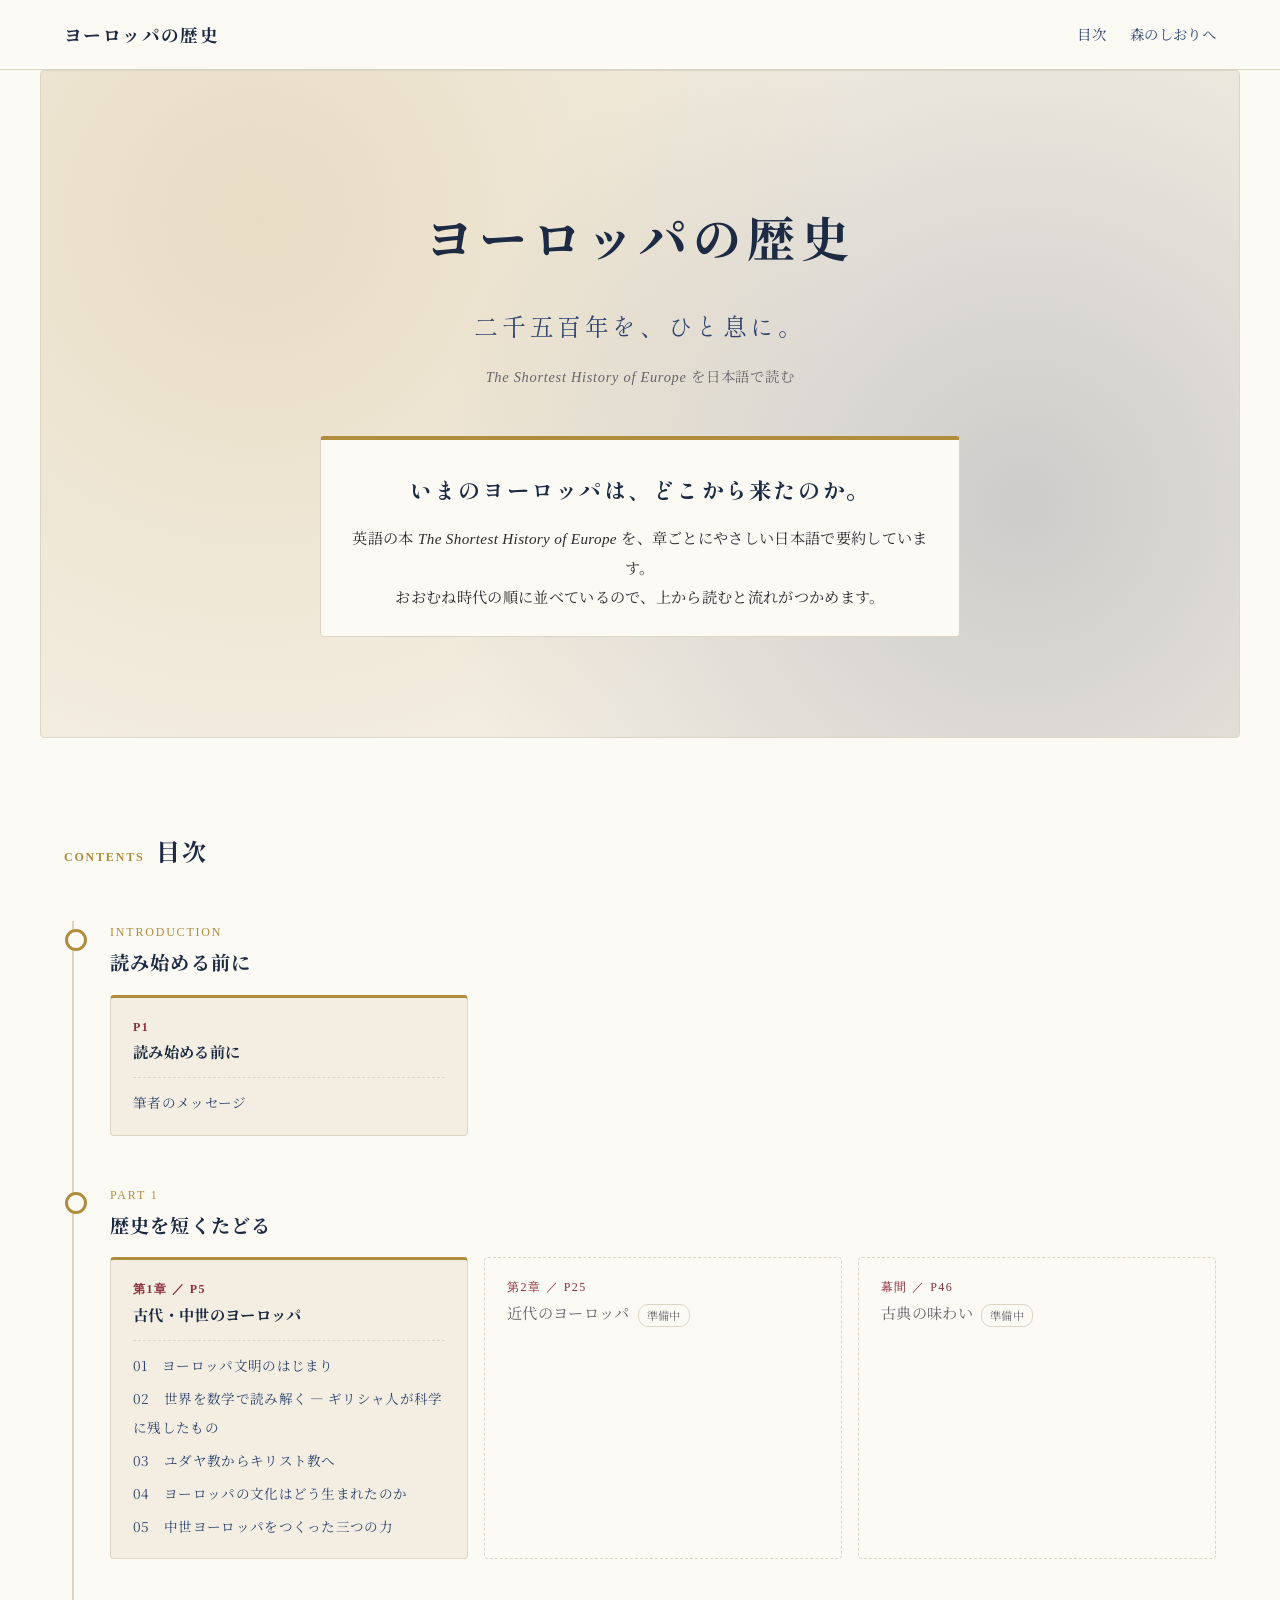
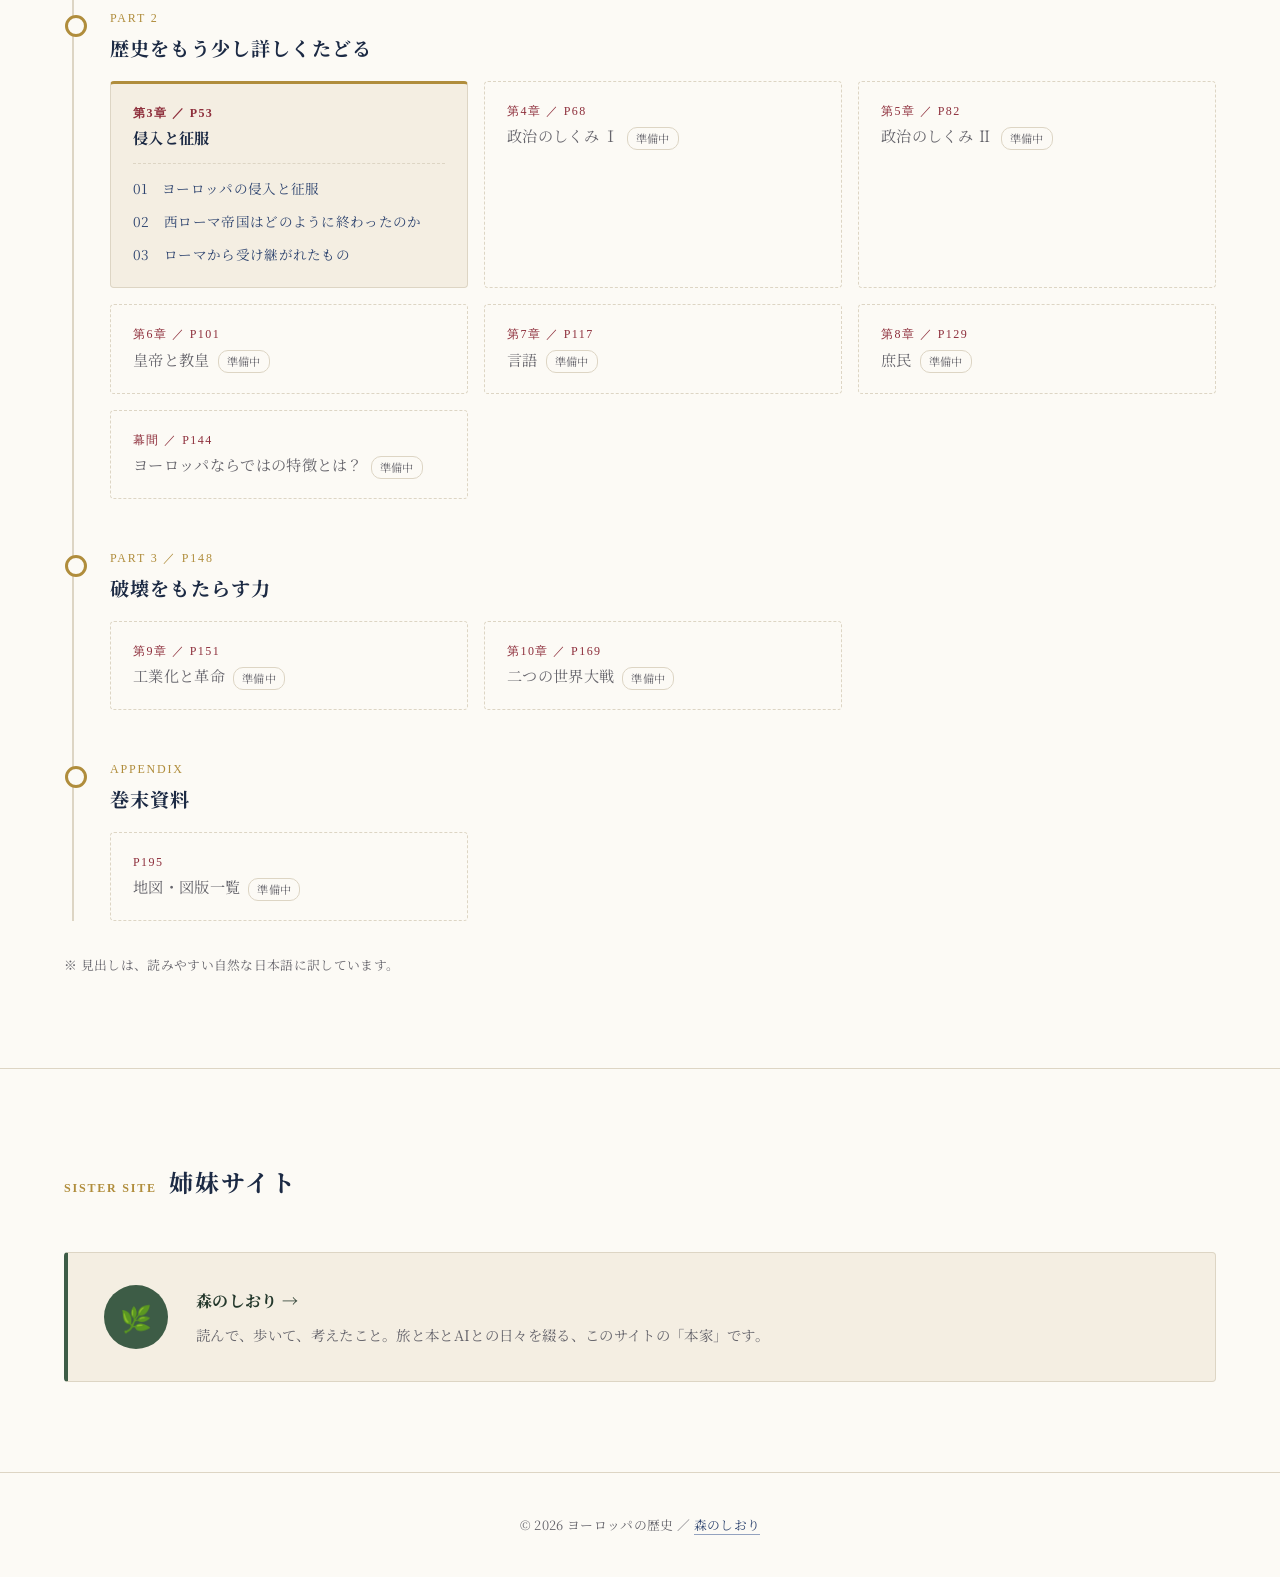
<file: index.html>
<!DOCTYPE html>
<html lang="ja">
<head>
<meta charset="UTF-8">
<meta name="viewport" content="width=device-width, initial-scale=1.0">
<title>ヨーロッパの歴史</title>
<link rel="stylesheet" href="style.css">
</head>
<body>

<header class="site-header">
  <div class="header-inner">
    <a class="logo" href="index.html">ヨーロッパの歴史</a>
    <nav>
      <a href="#chapters">目次</a>
      <a href="https://ugj50697-art.github.io/Mori-no-shiori/">森のしおりへ</a>
    </nav>
  </div>
</header>

<section class="hero">
  <div class="hero-inner">
    <h1>ヨーロッパの歴史</h1>
    <p class="hero-catch">二千五百年を、ひと息に。</p>
    <p class="hero-lead"><span class="book-title">The Shortest History of Europe</span> を日本語で読む</p>
    <div class="hero-message">
      <p class="hero-message-title">いまのヨーロッパは、どこから来たのか。</p>
      <p>英語の本 <span class="book-title">The Shortest History of Europe</span> を、章ごとにやさしい日本語で要約しています。<br>
      おおむね時代の順に並べているので、上から読むと流れがつかめます。</p>
    </div>
  </div>
</section>

<main>

  <section id="chapters">
    <div class="section-inner">
      <h2><span>Contents</span>目次</h2>

      <ol class="timeline">
        <li class="era">
          <p class="era-label">Introduction</p>
          <h3>読み始める前に</h3>
          <ul class="chapter-list">
            <li>
              <div class="ready">
                <a class="ready-title" href="intro.html"><span class="num">P1</span>読み始める前に</a>
                <ul class="chapter-sub">
                  <li><a href="intro.html#message">筆者のメッセージ</a></li>
                </ul>
              </div>
            </li>
          </ul>
        </li>
        <li class="era">
          <p class="era-label">Part 1</p>
          <h3>歴史を短くたどる</h3>
          <ul class="chapter-list">
            <li>
              <div class="ready">
                <a class="ready-title" href="chapter1.html"><span class="num">第1章 ／ P5</span>古代・中世のヨーロッパ</a>
                <ul class="chapter-sub">
                  <li><a href="chapter1.html#beginning">01　ヨーロッパ文明のはじまり</a></li>
                  <li><a href="chapter1.html#greek-science">02　世界を数学で読み解く ― ギリシャ人が科学に残したもの</a></li>
                  <li><a href="chapter1.html#judaism-christianity">03　ユダヤ教からキリスト教へ</a></li>
                  <li><a href="chapter1.html#culture-roots">04　ヨーロッパの文化はどう生まれたのか</a></li>
                  <li><a href="chapter1.html#three-powers">05　中世ヨーロッパをつくった三つの力</a></li>
                </ul>
              </div>
            </li>
            <li><span class="soon"><span class="num">第2章 ／ P25</span>近代のヨーロッパ<span class="tag">準備中</span></span></li>
            <li><span class="soon"><span class="num">幕間 ／ P46</span>古典の味わい<span class="tag">準備中</span></span></li>
          </ul>
        </li>
        <li class="era">
          <p class="era-label">Part 2</p>
          <h3>歴史をもう少し詳しくたどる</h3>
          <ul class="chapter-list">
            <li>
              <div class="ready">
                <a class="ready-title" href="chapter3.html"><span class="num">第3章 ／ P53</span>侵入と征服</a>
                <ul class="chapter-sub">
                  <li><a href="chapter3.html#intro">01　ヨーロッパの侵入と征服</a></li>
                  <li><a href="chapter3.html#fall-of-west">02　西ローマ帝国はどのように終わったのか</a></li>
                  <li><a href="chapter3.html#legacy">03　ローマから受け継がれたもの</a></li>
                </ul>
              </div>
            </li>
            <li><span class="soon"><span class="num">第4章 ／ P68</span>政治のしくみ Ⅰ<span class="tag">準備中</span></span></li>
            <li><span class="soon"><span class="num">第5章 ／ P82</span>政治のしくみ Ⅱ<span class="tag">準備中</span></span></li>
            <li><span class="soon"><span class="num">第6章 ／ P101</span>皇帝と教皇<span class="tag">準備中</span></span></li>
            <li><span class="soon"><span class="num">第7章 ／ P117</span>言語<span class="tag">準備中</span></span></li>
            <li><span class="soon"><span class="num">第8章 ／ P129</span>庶民<span class="tag">準備中</span></span></li>
            <li><span class="soon"><span class="num">幕間 ／ P144</span>ヨーロッパならではの特徴とは？<span class="tag">準備中</span></span></li>
          </ul>
        </li>
        <li class="era">
          <p class="era-label">Part 3 ／ P148</p>
          <h3>破壊をもたらす力</h3>
          <ul class="chapter-list">
            <li><span class="soon"><span class="num">第9章 ／ P151</span>工業化と革命<span class="tag">準備中</span></span></li>
            <li><span class="soon"><span class="num">第10章 ／ P169</span>二つの世界大戦<span class="tag">準備中</span></span></li>
          </ul>
        </li>
        <li class="era">
          <p class="era-label">Appendix</p>
          <h3>巻末資料</h3>
          <ul class="chapter-list">
            <li><span class="soon"><span class="num">P195</span>地図・図版一覧<span class="tag">準備中</span></span></li>
          </ul>
        </li>
      </ol>
      <p class="toc-note">※ 見出しは、読みやすい自然な日本語に訳しています。</p>
    </div>
  </section>

  <section class="sister">
    <div class="section-inner">
      <h2><span>Sister site</span>姉妹サイト</h2>
      <a class="sister-card" href="https://ugj50697-art.github.io/Mori-no-shiori/">
        <div class="sister-icon" aria-hidden="true">🌿</div>
        <div>
          <p class="sister-name">森のしおり →</p>
          <p class="sister-desc">読んで、歩いて、考えたこと。旅と本とAIとの日々を綴る、このサイトの「本家」です。</p>
        </div>
      </a>
    </div>
  </section>

</main>

<footer class="site-footer">
  <p>&copy; 2026 ヨーロッパの歴史 ／ <a href="https://ugj50697-art.github.io/Mori-no-shiori/">森のしおり</a></p>
</footer>

</body>
</html>
</file>
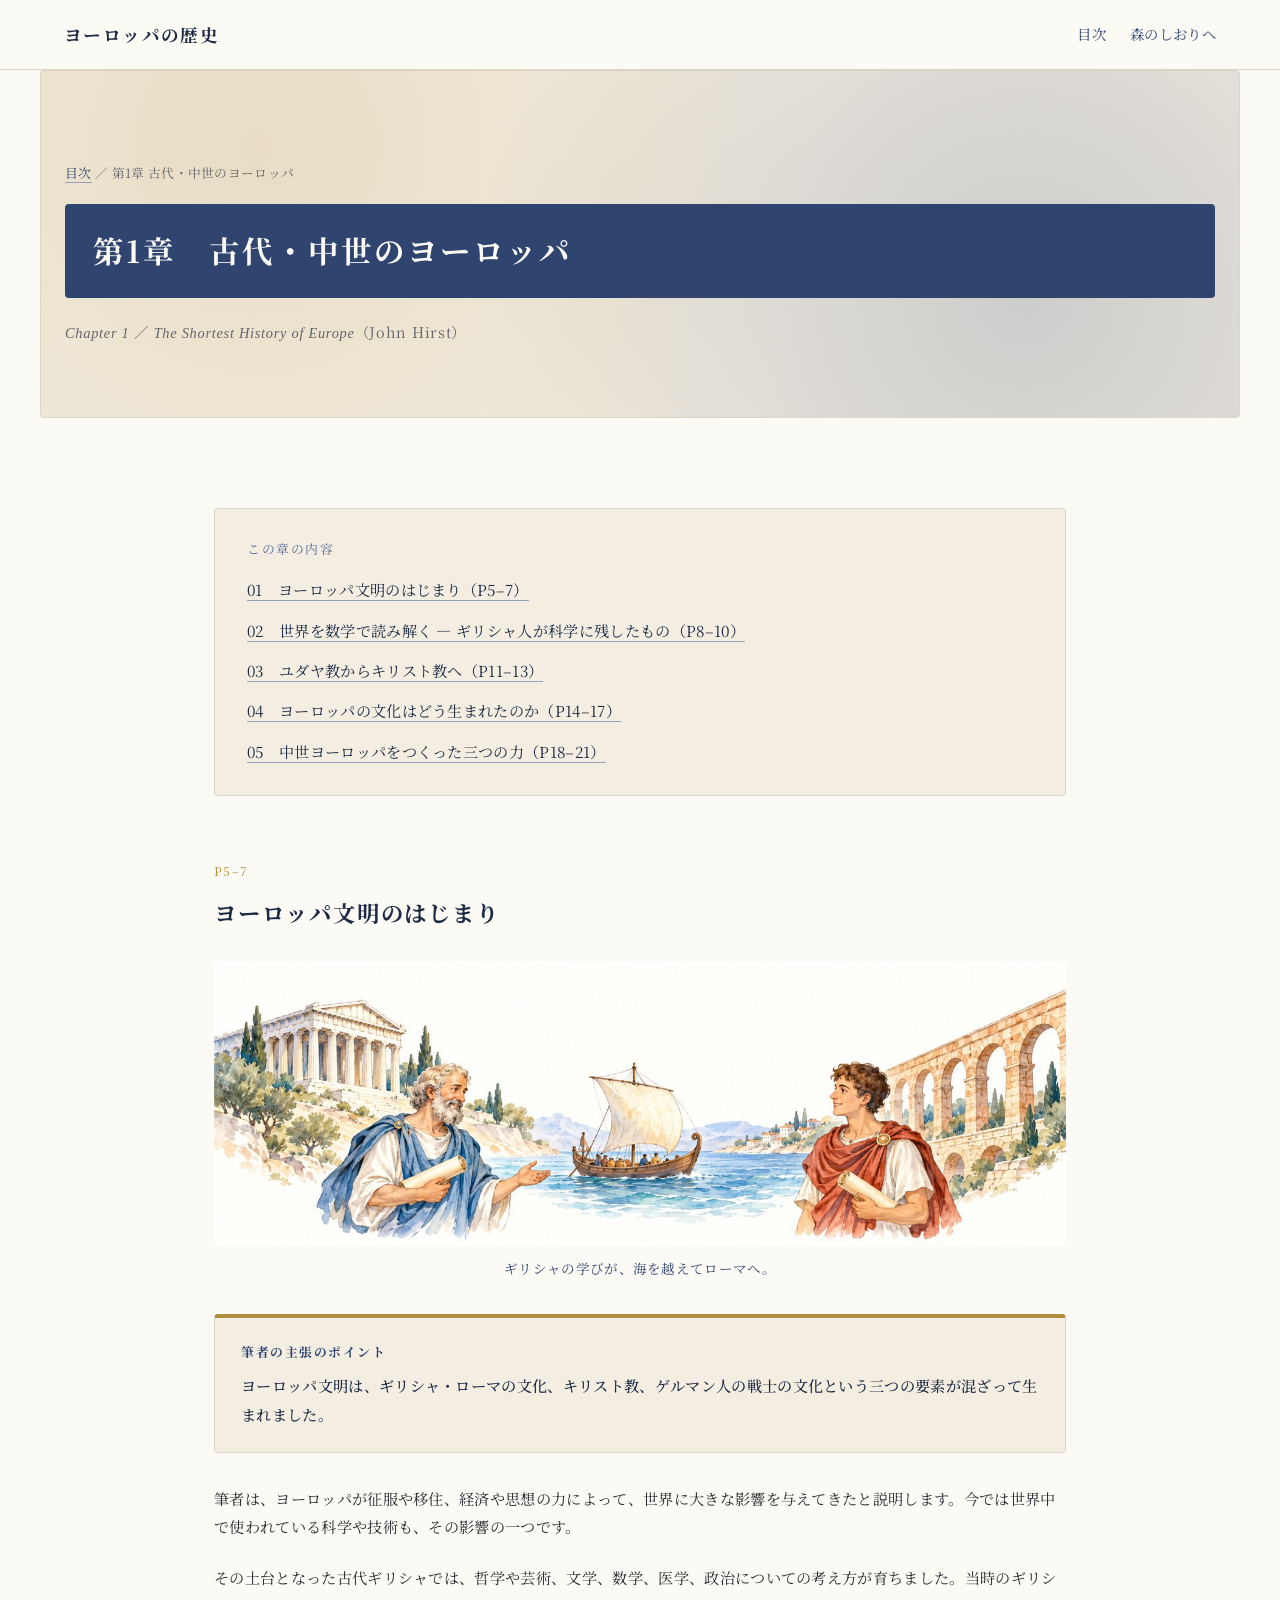
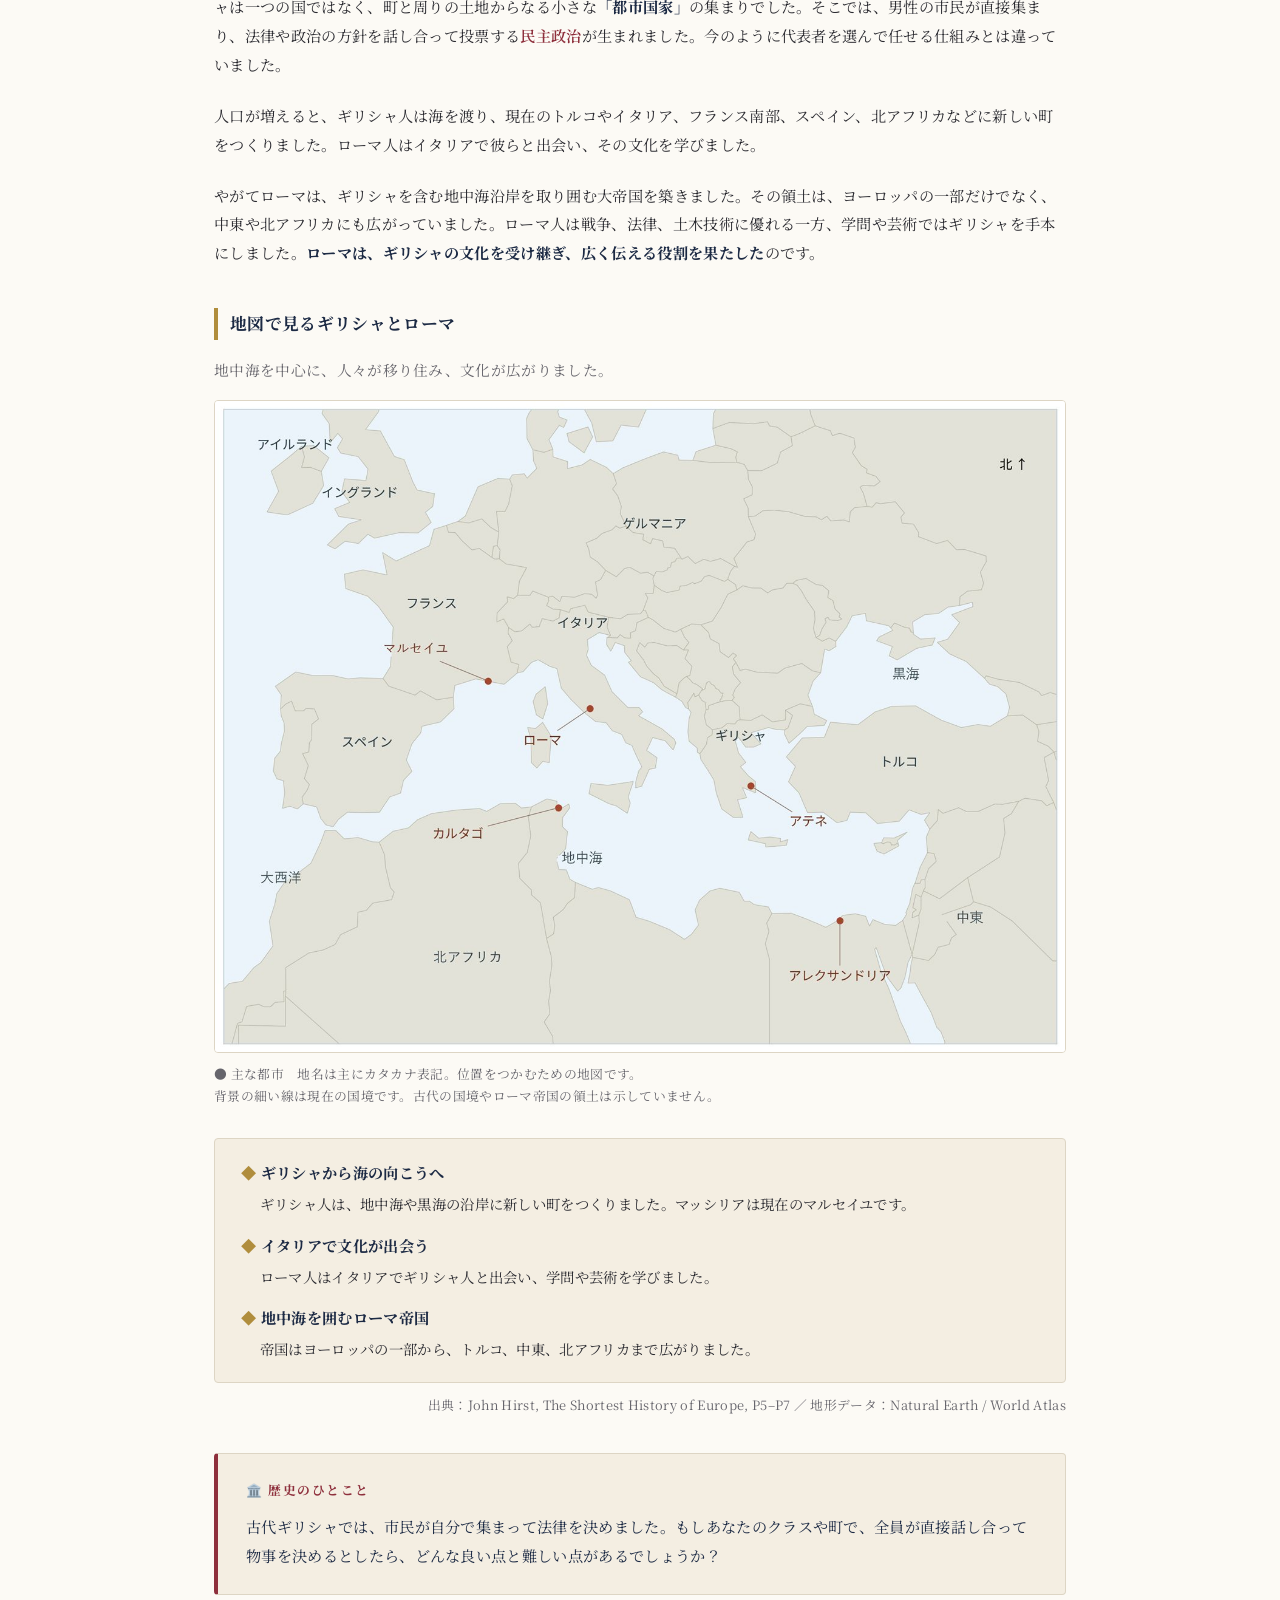
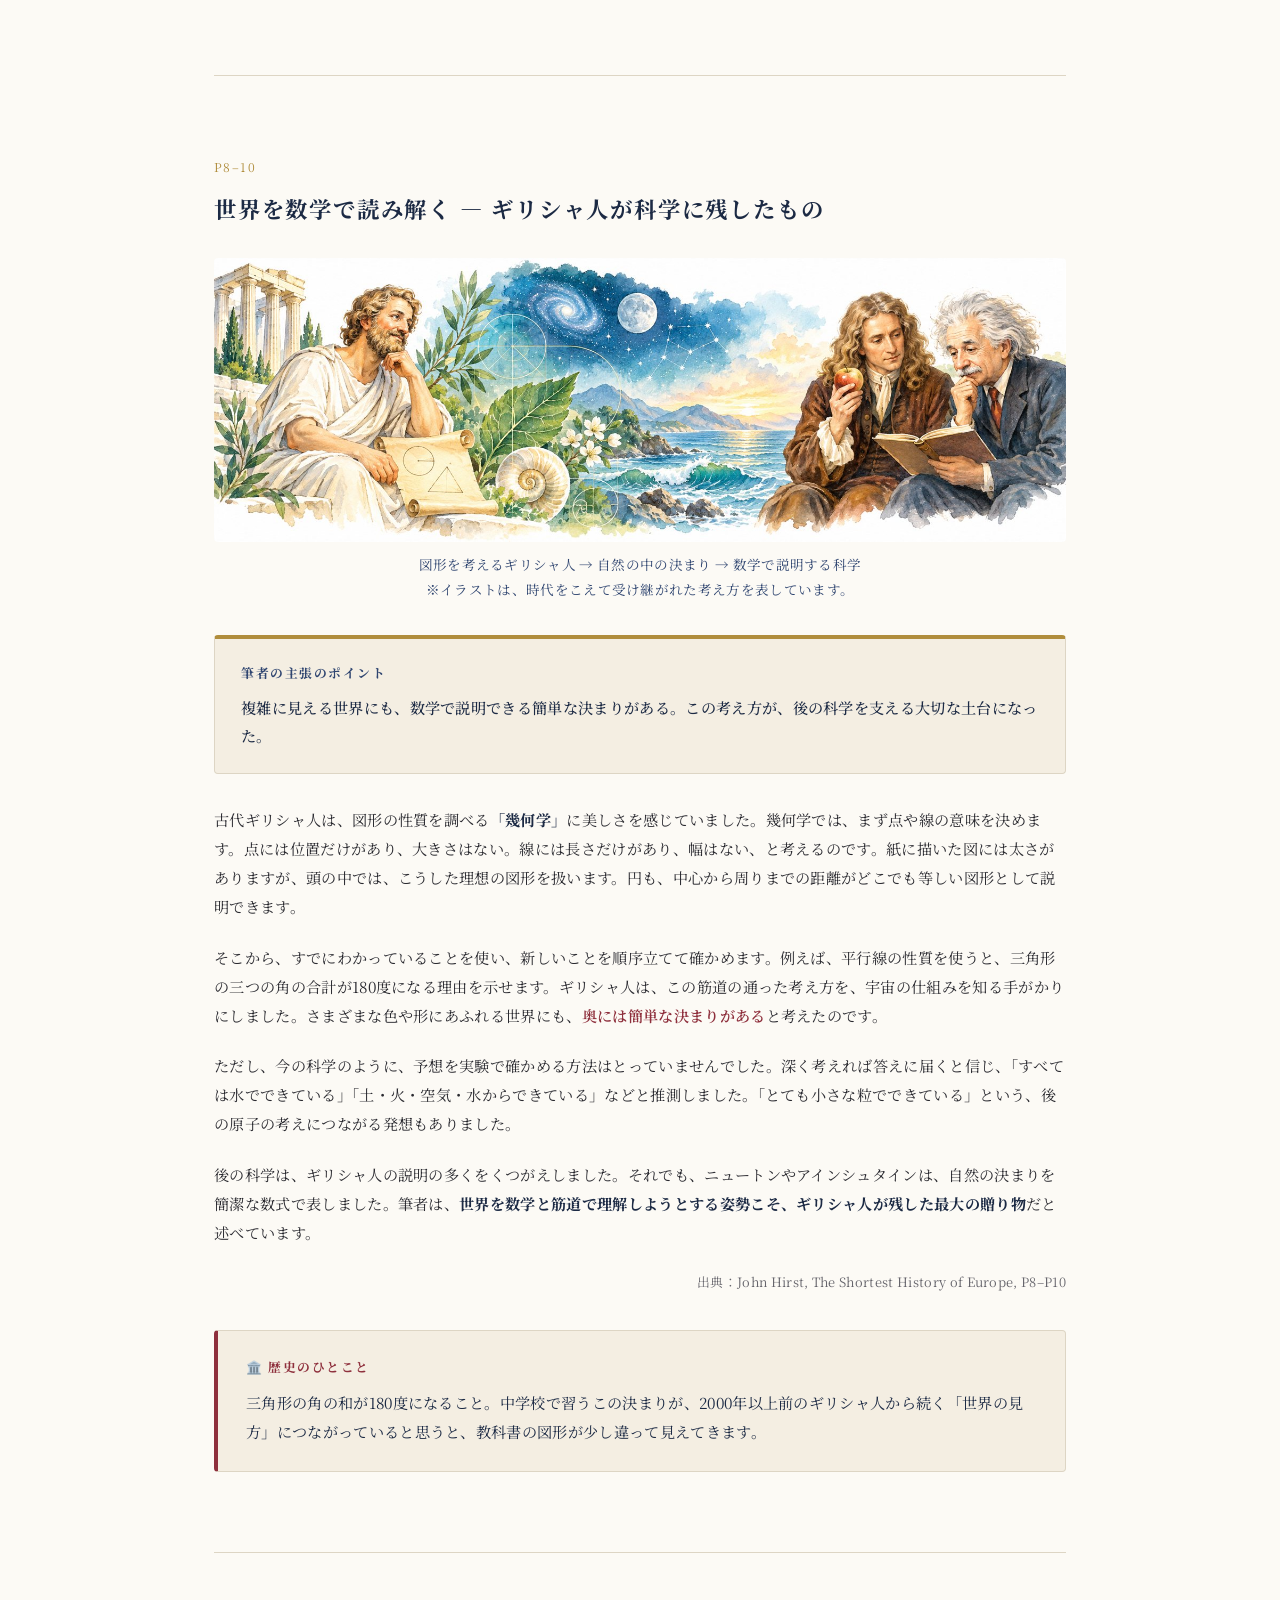
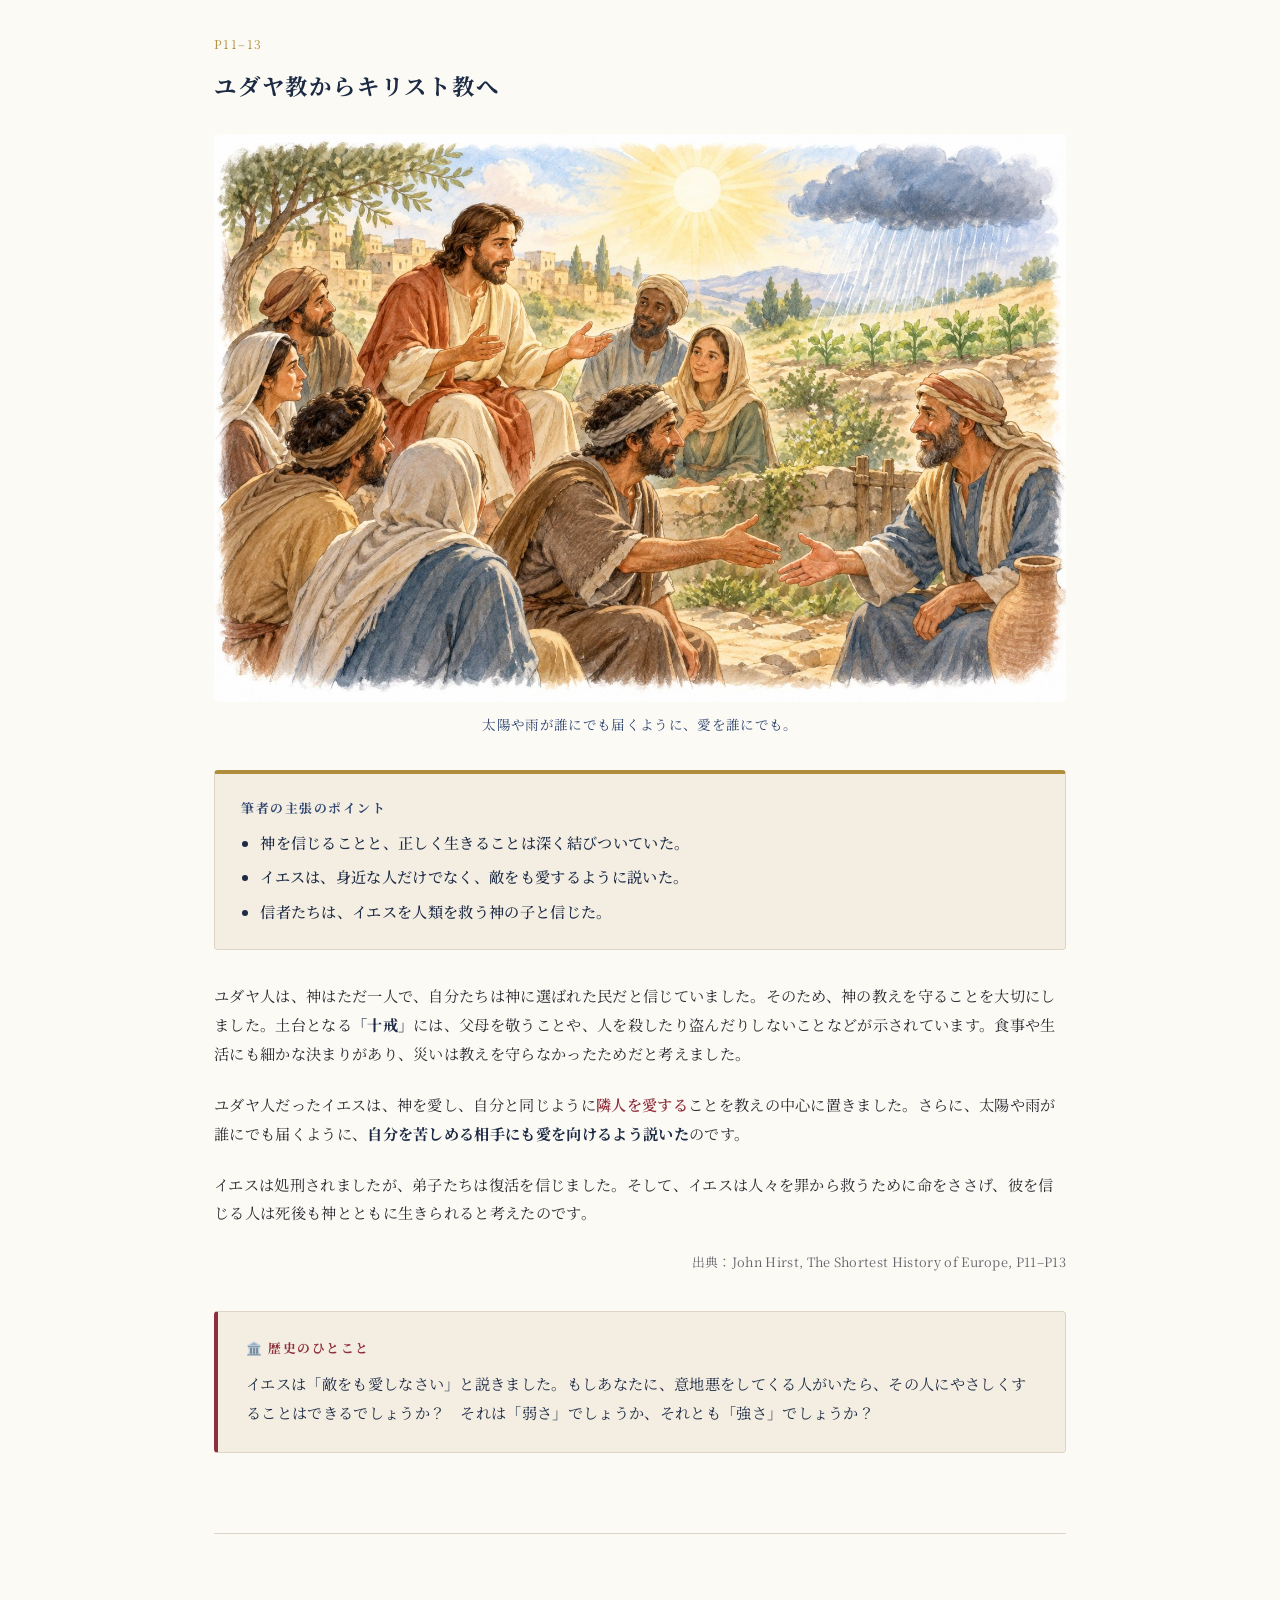
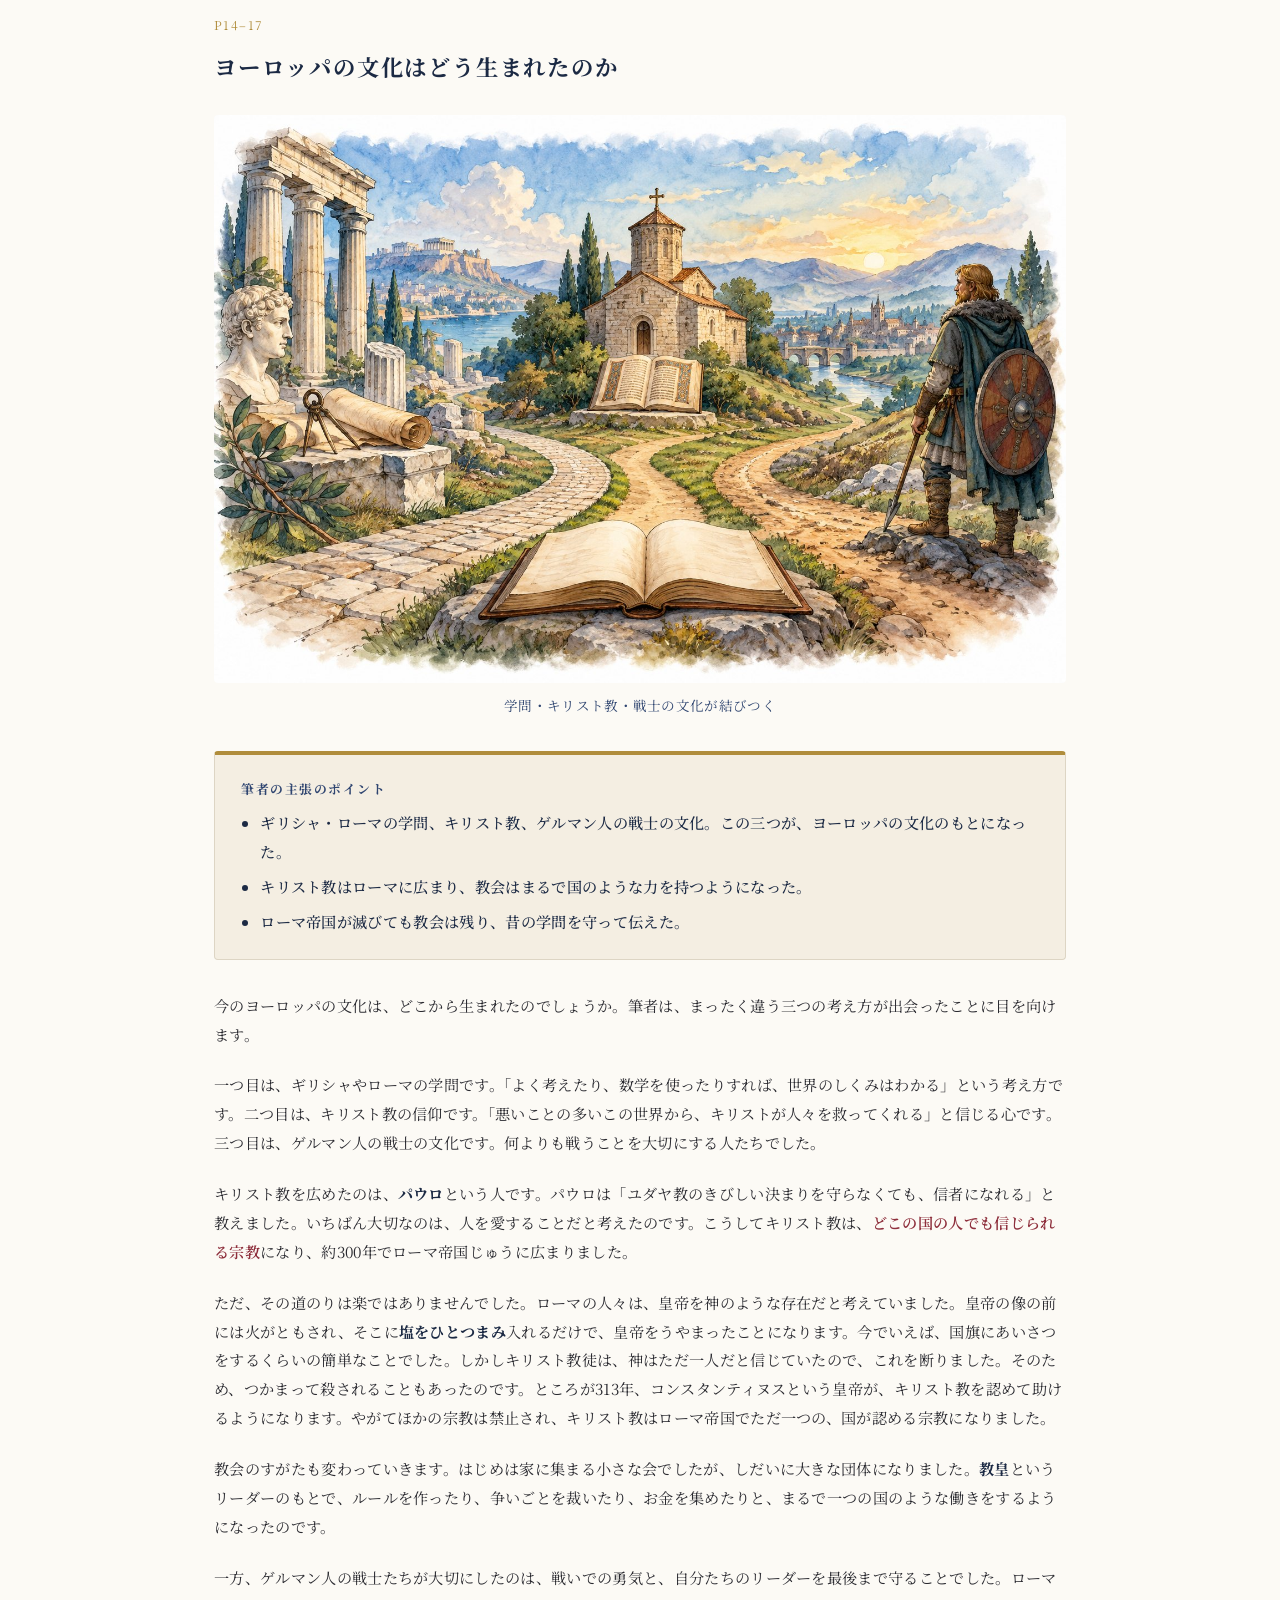
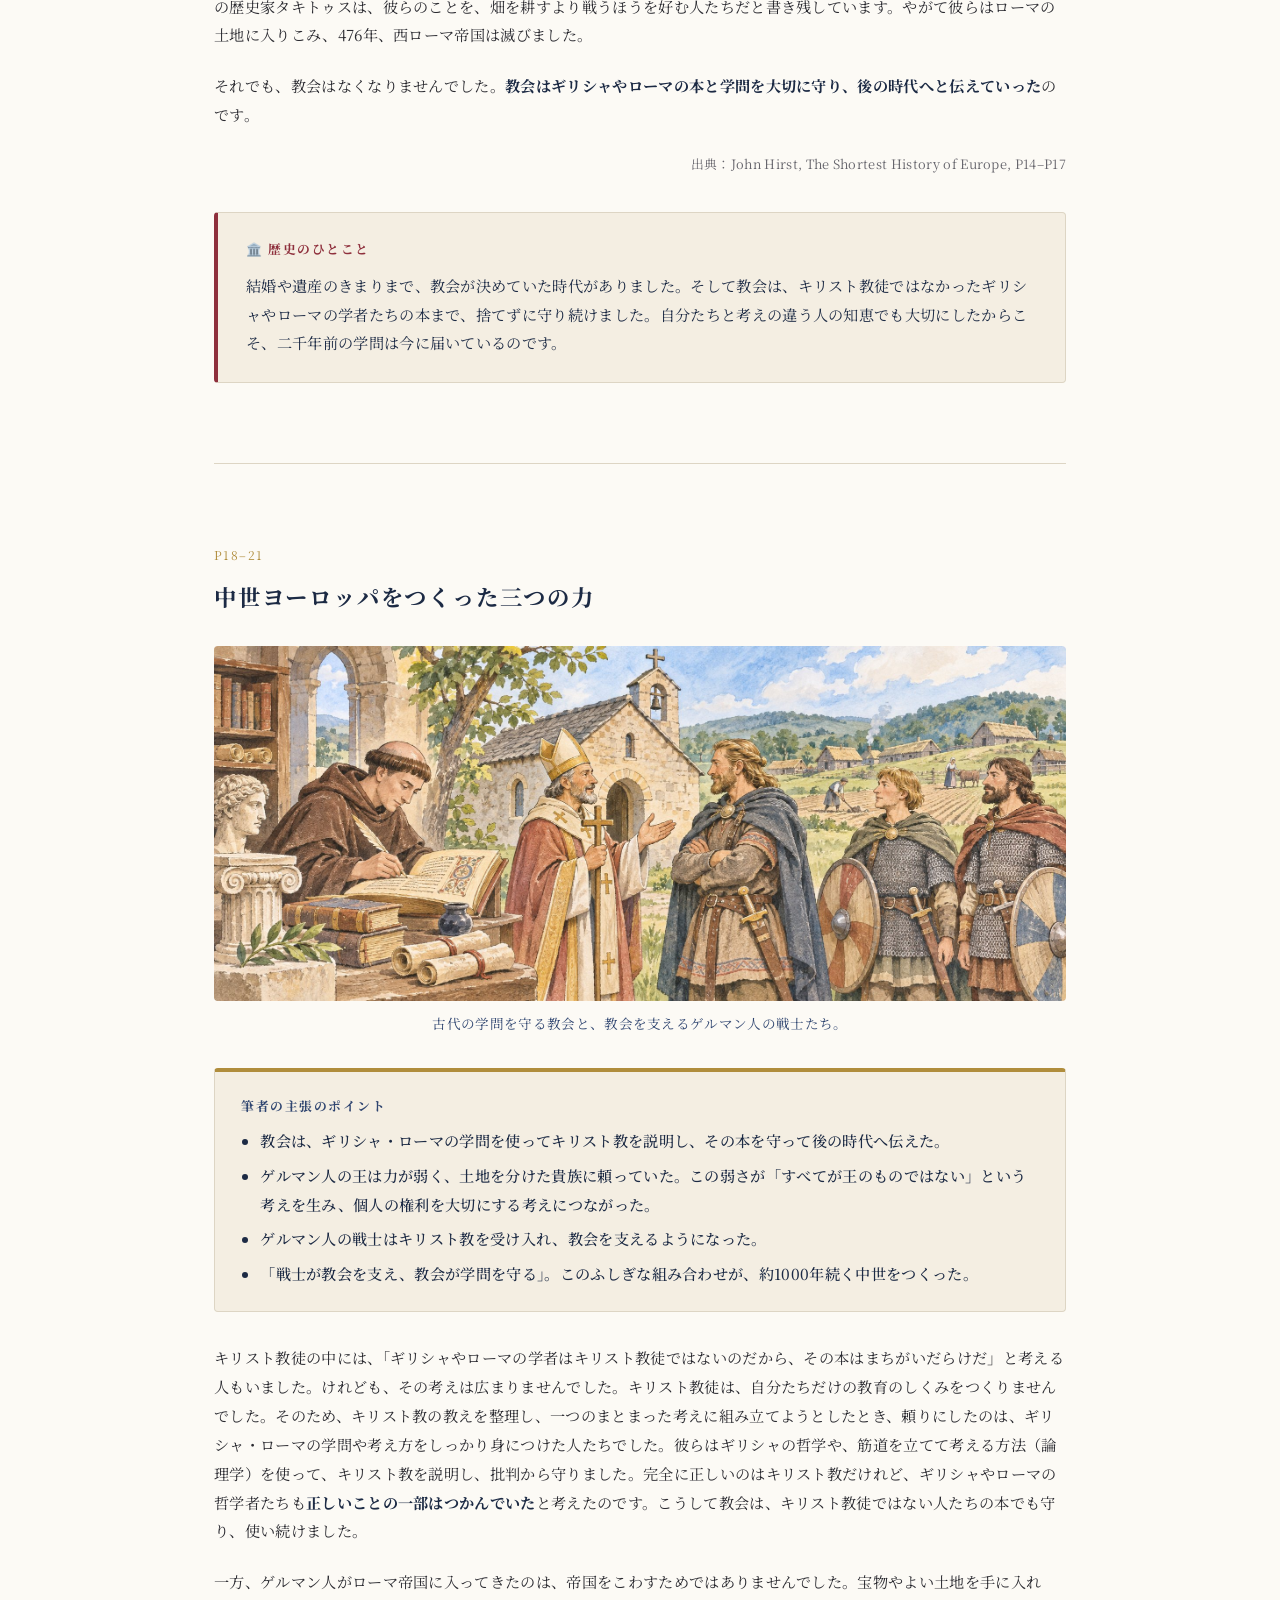
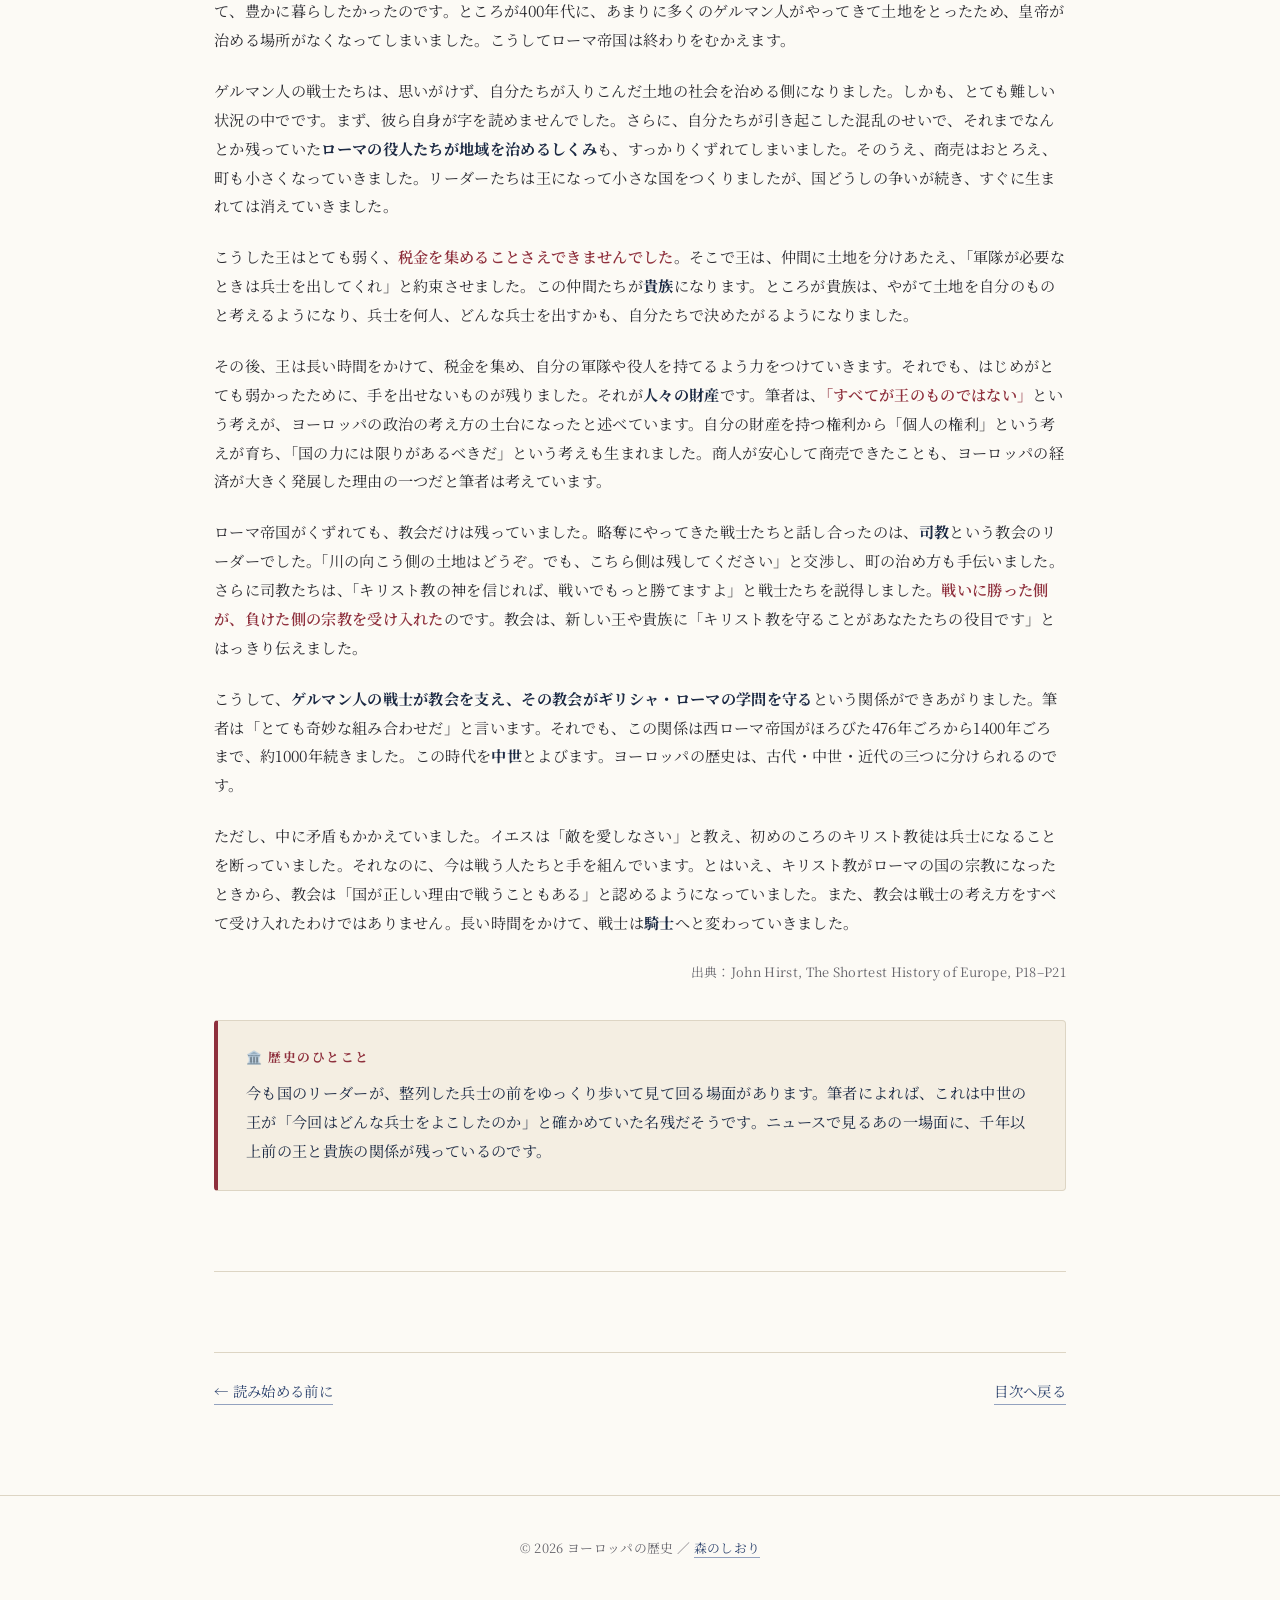
<file: chapter1.html>
<!DOCTYPE html>
<html lang="ja">
<head>
<meta charset="UTF-8">
<meta name="viewport" content="width=device-width, initial-scale=1.0">
<title>第1章 古代・中世のヨーロッパ | ヨーロッパの歴史</title>
<link rel="stylesheet" href="style.css">
</head>
<body>

<header class="site-header">
  <div class="header-inner">
    <a class="logo" href="index.html">ヨーロッパの歴史</a>
    <nav>
      <a href="index.html#chapters">目次</a>
      <a href="https://ugj50697-art.github.io/Mori-no-shiori/">森のしおりへ</a>
    </nav>
  </div>
</header>

<section class="hero hero-sub">
  <div class="hero-inner">
    <p class="breadcrumb"><a href="index.html#chapters">目次</a> ／ 第1章 古代・中世のヨーロッパ</p>
    <h1>第1章　古代・中世のヨーロッパ</h1>
    <p class="hero-lead"><span class="book-title">Chapter 1</span> ／ <span class="book-title">The Shortest History of Europe</span>（John Hirst）</p>
  </div>
</section>

<main>

  <section class="post-section">
    <div class="section-inner">

      <nav class="post-toc">
        <p class="post-toc-title">この章の内容</p>
        <ul>
          <li><a href="#beginning">01　ヨーロッパ文明のはじまり（P5–7）</a></li>
          <li><a href="#greek-science">02　世界を数学で読み解く ― ギリシャ人が科学に残したもの（P8–10）</a></li>
          <li><a href="#judaism-christianity">03　ユダヤ教からキリスト教へ（P11–13）</a></li>
          <li><a href="#culture-roots">04　ヨーロッパの文化はどう生まれたのか（P14–17）</a></li>
          <li><a href="#three-powers">05　中世ヨーロッパをつくった三つの力（P18–21）</a></li>
        </ul>
      </nav>

      <article class="post" id="beginning">
        <div class="post-header">
          <p class="post-category">P5–7</p>
          <h2>ヨーロッパ文明のはじまり</h2>
        </div>

        <figure class="post-photo">
          <img src="images/greece-to-rome.jpg" alt="ギリシャの神殿と学者、海を渡る船、ローマの水道橋と若者を描いたイラスト">
          <figcaption>ギリシャの学びが、海を越えてローマへ。</figcaption>
        </figure>

        <div class="point">
          <p class="point-title">筆者の主張のポイント</p>
          <p>ヨーロッパ文明は、ギリシャ・ローマの文化、キリスト教、ゲルマン人の戦士の文化という三つの要素が混ざって生まれました。</p>
        </div>

        <div class="post-body">
          <p>筆者は、ヨーロッパが征服や移住、経済や思想の力によって、世界に大きな影響を与えてきたと説明します。今では世界中で使われている科学や技術も、その影響の一つです。</p>
          <p>その土台となった古代ギリシャでは、哲学や芸術、文学、数学、医学、政治についての考え方が育ちました。当時のギリシャは一つの国ではなく、町と周りの土地からなる小さな<strong>「都市国家」</strong>の集まりでした。そこでは、男性の市民が直接集まり、法律や政治の方針を話し合って投票する<span class="accent">民主政治</span>が生まれました。今のように代表者を選んで任せる仕組みとは違っていました。</p>
          <p>人口が増えると、ギリシャ人は海を渡り、現在のトルコやイタリア、フランス南部、スペイン、北アフリカなどに新しい町をつくりました。ローマ人はイタリアで彼らと出会い、その文化を学びました。</p>
          <p>やがてローマは、ギリシャを含む地中海沿岸を取り囲む大帝国を築きました。その領土は、ヨーロッパの一部だけでなく、中東や北アフリカにも広がっていました。ローマ人は戦争、法律、土木技術に優れる一方、学問や芸術ではギリシャを手本にしました。<strong>ローマは、ギリシャの文化を受け継ぎ、広く伝える役割を果たした</strong>のです。</p>
        </div>

        <h3 class="table-title">地図で見るギリシャとローマ</h3>
        <p class="map-lead">地中海を中心に、人々が移り住み、文化が広がりました。</p>
        <figure class="post-photo map">
          <img src="images/greece-rome-map.jpg?v=2" alt="地中海周辺の地図。ローマ、アテネ、マッシリア、カルタゴ、アレクサンドリアの位置を示している">
          <figcaption>● 主な都市　地名は主にカタカナ表記。位置をつかむための地図です。<br>背景の細い線は現在の国境です。古代の国境やローマ帝国の領土は示していません。</figcaption>
        </figure>

        <dl class="map-points">
          <dt>ギリシャから海の向こうへ</dt>
          <dd>ギリシャ人は、地中海や黒海の沿岸に新しい町をつくりました。マッシリアは現在のマルセイユです。</dd>
          <dt>イタリアで文化が出会う</dt>
          <dd>ローマ人はイタリアでギリシャ人と出会い、学問や芸術を学びました。</dd>
          <dt>地中海を囲むローマ帝国</dt>
          <dd>帝国はヨーロッパの一部から、トルコ、中東、北アフリカまで広がりました。</dd>
        </dl>
        <p class="source-note">出典：John Hirst, The Shortest History of Europe, P5–P7 ／ 地形データ：Natural Earth / World Atlas</p>

        <aside class="note">
          <p class="note-title">🏛️ 歴史のひとこと</p>
          <p>古代ギリシャでは、市民が自分で集まって法律を決めました。もしあなたのクラスや町で、全員が直接話し合って物事を決めるとしたら、どんな良い点と難しい点があるでしょうか？</p>
        </aside>
      </article>

      <article class="post" id="greek-science">
        <div class="post-header">
          <p class="post-category">P8–10</p>
          <h2>世界を数学で読み解く ― ギリシャ人が科学に残したもの</h2>
        </div>

        <figure class="post-photo">
          <img src="images/greek-geometry-science.jpg" alt="図形を描いた巻物を持つ古代ギリシャの学者、星空と海、リンゴを持つニュートンと本を読むアインシュタインを描いたイラスト">
          <figcaption>図形を考えるギリシャ人 → 自然の中の決まり → 数学で説明する科学<br>※イラストは、時代をこえて受け継がれた考え方を表しています。</figcaption>
        </figure>

        <div class="point">
          <p class="point-title">筆者の主張のポイント</p>
          <p>複雑に見える世界にも、数学で説明できる簡単な決まりがある。この考え方が、後の科学を支える大切な土台になった。</p>
        </div>

        <div class="post-body">
          <p>古代ギリシャ人は、図形の性質を調べる<strong>「幾何学」</strong>に美しさを感じていました。幾何学では、まず点や線の意味を決めます。点には位置だけがあり、大きさはない。線には長さだけがあり、幅はない、と考えるのです。紙に描いた図には太さがありますが、頭の中では、こうした理想の図形を扱います。円も、中心から周りまでの距離がどこでも等しい図形として説明できます。</p>
          <p>そこから、すでにわかっていることを使い、新しいことを順序立てて確かめます。例えば、平行線の性質を使うと、三角形の三つの角の合計が180度になる理由を示せます。ギリシャ人は、この筋道の通った考え方を、宇宙の仕組みを知る手がかりにしました。さまざまな色や形にあふれる世界にも、<span class="accent">奥には簡単な決まりがある</span>と考えたのです。</p>
          <p>ただし、今の科学のように、予想を実験で確かめる方法はとっていませんでした。深く考えれば答えに届くと信じ、「すべては水でできている」「土・火・空気・水からできている」などと推測しました。「とても小さな粒でできている」という、後の原子の考えにつながる発想もありました。</p>
          <p>後の科学は、ギリシャ人の説明の多くをくつがえしました。それでも、ニュートンやアインシュタインは、自然の決まりを簡潔な数式で表しました。筆者は、<strong>世界を数学と筋道で理解しようとする姿勢こそ、ギリシャ人が残した最大の贈り物</strong>だと述べています。</p>
        </div>

        <p class="source-note">出典：John Hirst, The Shortest History of Europe, P8–P10</p>

        <aside class="note">
          <p class="note-title">🏛️ 歴史のひとこと</p>
          <p>三角形の角の和が180度になること。中学校で習うこの決まりが、2000年以上前のギリシャ人から続く「世界の見方」につながっていると思うと、教科書の図形が少し違って見えてきます。</p>
        </aside>
      </article>

      <article class="post" id="judaism-christianity">
        <div class="post-header">
          <p class="post-category">P11–13</p>
          <h2>ユダヤ教からキリスト教へ</h2>
        </div>

        <figure class="post-photo">
          <img src="images/judaism-to-christianity.jpg" alt="丘の上で人々に語りかけるイエスと、手を差し伸べ合う人々。空には太陽と雨雲が描かれたイラスト">
          <figcaption>太陽や雨が誰にでも届くように、愛を誰にでも。</figcaption>
        </figure>

        <div class="point">
          <p class="point-title">筆者の主張のポイント</p>
          <ul>
            <li>神を信じることと、正しく生きることは深く結びついていた。</li>
            <li>イエスは、身近な人だけでなく、敵をも愛するように説いた。</li>
            <li>信者たちは、イエスを人類を救う神の子と信じた。</li>
          </ul>
        </div>

        <div class="post-body">
          <p>ユダヤ人は、神はただ一人で、自分たちは神に選ばれた民だと信じていました。そのため、神の教えを守ることを大切にしました。土台となる<strong>「十戒」</strong>には、父母を敬うことや、人を殺したり盗んだりしないことなどが示されています。食事や生活にも細かな決まりがあり、災いは教えを守らなかったためだと考えました。</p>
          <p>ユダヤ人だったイエスは、神を愛し、自分と同じように<span class="accent">隣人を愛する</span>ことを教えの中心に置きました。さらに、太陽や雨が誰にでも届くように、<strong>自分を苦しめる相手にも愛を向けるよう説いた</strong>のです。</p>
          <p>イエスは処刑されましたが、弟子たちは復活を信じました。そして、イエスは人々を罪から救うために命をささげ、彼を信じる人は死後も神とともに生きられると考えたのです。</p>
        </div>

        <p class="source-note">出典：John Hirst, The Shortest History of Europe, P11–P13</p>

        <aside class="note">
          <p class="note-title">🏛️ 歴史のひとこと</p>
          <p>イエスは「敵をも愛しなさい」と説きました。もしあなたに、意地悪をしてくる人がいたら、その人にやさしくすることはできるでしょうか？　それは「弱さ」でしょうか、それとも「強さ」でしょうか？</p>
        </aside>
      </article>

      <article class="post" id="culture-roots">
        <div class="post-header">
          <p class="post-category">P14–17</p>
          <h2>ヨーロッパの文化はどう生まれたのか</h2>
        </div>

        <figure class="post-photo">
          <img src="images/europe-culture-roots.jpg" alt="左にギリシャの神殿と巻物、中央に石造りの教会と開いた本、右に盾と槍を持つゲルマン人の戦士。三本の道が手前の大きな本へと集まるイラスト">
          <figcaption>学問・キリスト教・戦士の文化が結びつく</figcaption>
        </figure>

        <div class="point">
          <p class="point-title">筆者の主張のポイント</p>
          <ul>
            <li>ギリシャ・ローマの学問、キリスト教、ゲルマン人の戦士の文化。この三つが、ヨーロッパの文化のもとになった。</li>
            <li>キリスト教はローマに広まり、教会はまるで国のような力を持つようになった。</li>
            <li>ローマ帝国が滅びても教会は残り、昔の学問を守って伝えた。</li>
          </ul>
        </div>

        <div class="post-body">
          <p>今のヨーロッパの文化は、どこから生まれたのでしょうか。筆者は、まったく違う三つの考え方が出会ったことに目を向けます。</p>
          <p>一つ目は、ギリシャやローマの学問です。「よく考えたり、数学を使ったりすれば、世界のしくみはわかる」という考え方です。二つ目は、キリスト教の信仰です。「悪いことの多いこの世界から、キリストが人々を救ってくれる」と信じる心です。三つ目は、ゲルマン人の戦士の文化です。何よりも戦うことを大切にする人たちでした。</p>
          <p>キリスト教を広めたのは、<strong>パウロ</strong>という人です。パウロは「ユダヤ教のきびしい決まりを守らなくても、信者になれる」と教えました。いちばん大切なのは、人を愛することだと考えたのです。こうしてキリスト教は、<span class="accent">どこの国の人でも信じられる宗教</span>になり、約300年でローマ帝国じゅうに広まりました。</p>
          <p>ただ、その道のりは楽ではありませんでした。ローマの人々は、皇帝を神のような存在だと考えていました。皇帝の像の前には火がともされ、そこに<strong>塩をひとつまみ</strong>入れるだけで、皇帝をうやまったことになります。今でいえば、国旗にあいさつをするくらいの簡単なことでした。しかしキリスト教徒は、神はただ一人だと信じていたので、これを断りました。そのため、つかまって殺されることもあったのです。ところが313年、コンスタンティヌスという皇帝が、キリスト教を認めて助けるようになります。やがてほかの宗教は禁止され、キリスト教はローマ帝国でただ一つの、国が認める宗教になりました。</p>
          <p>教会のすがたも変わっていきます。はじめは家に集まる小さな会でしたが、しだいに大きな団体になりました。<strong>教皇</strong>というリーダーのもとで、ルールを作ったり、争いごとを裁いたり、お金を集めたりと、まるで一つの国のような働きをするようになったのです。</p>
          <p>一方、ゲルマン人の戦士たちが大切にしたのは、戦いでの勇気と、自分たちのリーダーを最後まで守ることでした。ローマの歴史家タキトゥスは、彼らのことを、畑を耕すより戦うほうを好む人たちだと書き残しています。やがて彼らはローマの土地に入りこみ、476年、西ローマ帝国は滅びました。</p>
          <p>それでも、教会はなくなりませんでした。<strong>教会はギリシャやローマの本と学問を大切に守り、後の時代へと伝えていった</strong>のです。</p>
        </div>

        <p class="source-note">出典：John Hirst, The Shortest History of Europe, P14–P17</p>

        <aside class="note">
          <p class="note-title">🏛️ 歴史のひとこと</p>
          <p>結婚や遺産のきまりまで、教会が決めていた時代がありました。そして教会は、キリスト教徒ではなかったギリシャやローマの学者たちの本まで、捨てずに守り続けました。自分たちと考えの違う人の知恵でも大切にしたからこそ、二千年前の学問は今に届いているのです。</p>
        </aside>
      </article>

      <article class="post" id="three-powers">
        <div class="post-header">
          <p class="post-category">P18–21</p>
          <h2>中世ヨーロッパをつくった三つの力</h2>
        </div>

        <figure class="post-photo">
          <img src="images/church-and-warriors.jpg" alt="左で修道士が本を書き写し、中央で司教がゲルマン人の戦士に語りかけている。右には盾を持つ戦士たちと、畑の広がる村が描かれたイラスト">
          <figcaption>古代の学問を守る教会と、教会を支えるゲルマン人の戦士たち。</figcaption>
        </figure>

        <div class="point">
          <p class="point-title">筆者の主張のポイント</p>
          <ul>
            <li>教会は、ギリシャ・ローマの学問を使ってキリスト教を説明し、その本を守って後の時代へ伝えた。</li>
            <li>ゲルマン人の王は力が弱く、土地を分けた貴族に頼っていた。この弱さが「すべてが王のものではない」という考えを生み、個人の権利を大切にする考えにつながった。</li>
            <li>ゲルマン人の戦士はキリスト教を受け入れ、教会を支えるようになった。</li>
            <li>「戦士が教会を支え、教会が学問を守る」。このふしぎな組み合わせが、約1000年続く中世をつくった。</li>
          </ul>
        </div>

        <div class="post-body">
          <p>キリスト教徒の中には、「ギリシャやローマの学者はキリスト教徒ではないのだから、その本はまちがいだらけだ」と考える人もいました。けれども、その考えは広まりませんでした。キリスト教徒は、自分たちだけの教育のしくみをつくりませんでした。そのため、キリスト教の教えを整理し、一つのまとまった考えに組み立てようとしたとき、頼りにしたのは、ギリシャ・ローマの学問や考え方をしっかり身につけた人たちでした。彼らはギリシャの哲学や、筋道を立てて考える方法（論理学）を使って、キリスト教を説明し、批判から守りました。完全に正しいのはキリスト教だけれど、ギリシャやローマの哲学者たちも<strong>正しいことの一部はつかんでいた</strong>と考えたのです。こうして教会は、キリスト教徒ではない人たちの本でも守り、使い続けました。</p>
          <p>一方、ゲルマン人がローマ帝国に入ってきたのは、帝国をこわすためではありませんでした。宝物やよい土地を手に入れて、豊かに暮らしたかったのです。ところが400年代に、あまりに多くのゲルマン人がやってきて土地をとったため、皇帝が治める場所がなくなってしまいました。こうしてローマ帝国は終わりをむかえます。</p>
          <p>ゲルマン人の戦士たちは、思いがけず、自分たちが入りこんだ土地の社会を治める側になりました。しかも、とても難しい状況の中でです。まず、彼ら自身が字を読めませんでした。さらに、自分たちが引き起こした混乱のせいで、それまでなんとか残っていた<strong>ローマの役人たちが地域を治めるしくみ</strong>も、すっかりくずれてしまいました。そのうえ、商売はおとろえ、町も小さくなっていきました。リーダーたちは王になって小さな国をつくりましたが、国どうしの争いが続き、すぐに生まれては消えていきました。</p>
          <p>こうした王はとても弱く、<span class="accent">税金を集めることさえできませんでした</span>。そこで王は、仲間に土地を分けあたえ、「軍隊が必要なときは兵士を出してくれ」と約束させました。この仲間たちが<strong>貴族</strong>になります。ところが貴族は、やがて土地を自分のものと考えるようになり、兵士を何人、どんな兵士を出すかも、自分たちで決めたがるようになりました。</p>
          <p>その後、王は長い時間をかけて、税金を集め、自分の軍隊や役人を持てるよう力をつけていきます。それでも、はじめがとても弱かったために、手を出せないものが残りました。それが<strong>人々の財産</strong>です。筆者は、<span class="accent">「すべてが王のものではない」</span>という考えが、ヨーロッパの政治の考え方の土台になったと述べています。自分の財産を持つ権利から「個人の権利」という考えが育ち、「国の力には限りがあるべきだ」という考えも生まれました。商人が安心して商売できたことも、ヨーロッパの経済が大きく発展した理由の一つだと筆者は考えています。</p>
          <p>ローマ帝国がくずれても、教会だけは残っていました。略奪にやってきた戦士たちと話し合ったのは、<strong>司教</strong>という教会のリーダーでした。「川の向こう側の土地はどうぞ。でも、こちら側は残してください」と交渉し、町の治め方も手伝いました。さらに司教たちは、「キリスト教の神を信じれば、戦いでもっと勝てますよ」と戦士たちを説得しました。<span class="accent">戦いに勝った側が、負けた側の宗教を受け入れた</span>のです。教会は、新しい王や貴族に「キリスト教を守ることがあなたたちの役目です」とはっきり伝えました。</p>
          <p>こうして、<strong>ゲルマン人の戦士が教会を支え、その教会がギリシャ・ローマの学問を守る</strong>という関係ができあがりました。筆者は「とても奇妙な組み合わせだ」と言います。それでも、この関係は西ローマ帝国がほろびた476年ごろから1400年ごろまで、約1000年続きました。この時代を<strong>中世</strong>とよびます。ヨーロッパの歴史は、古代・中世・近代の三つに分けられるのです。</p>
          <p>ただし、中に矛盾もかかえていました。イエスは「敵を愛しなさい」と教え、初めのころのキリスト教徒は兵士になることを断っていました。それなのに、今は戦う人たちと手を組んでいます。とはいえ、キリスト教がローマの国の宗教になったときから、教会は「国が正しい理由で戦うこともある」と認めるようになっていました。また、教会は戦士の考え方をすべて受け入れたわけではありません。長い時間をかけて、戦士は<strong>騎士</strong>へと変わっていきました。</p>
        </div>

        <p class="source-note">出典：John Hirst, The Shortest History of Europe, P18–P21</p>

        <aside class="note">
          <p class="note-title">🏛️ 歴史のひとこと</p>
          <p>今も国のリーダーが、整列した兵士の前をゆっくり歩いて見て回る場面があります。筆者によれば、これは中世の王が「今回はどんな兵士をよこしたのか」と確かめていた名残だそうです。ニュースで見るあの一場面に、千年以上前の王と貴族の関係が残っているのです。</p>
        </aside>
      </article>

      <nav class="chapter-nav">
        <a href="intro.html">← 読み始める前に</a>
        <a href="index.html#chapters">目次へ戻る</a>
      </nav>

    </div>
  </section>

</main>

<footer class="site-footer">
  <p>&copy; 2026 ヨーロッパの歴史 ／ <a href="https://ugj50697-art.github.io/Mori-no-shiori/">森のしおり</a></p>
</footer>

</body>
</html>
</file>
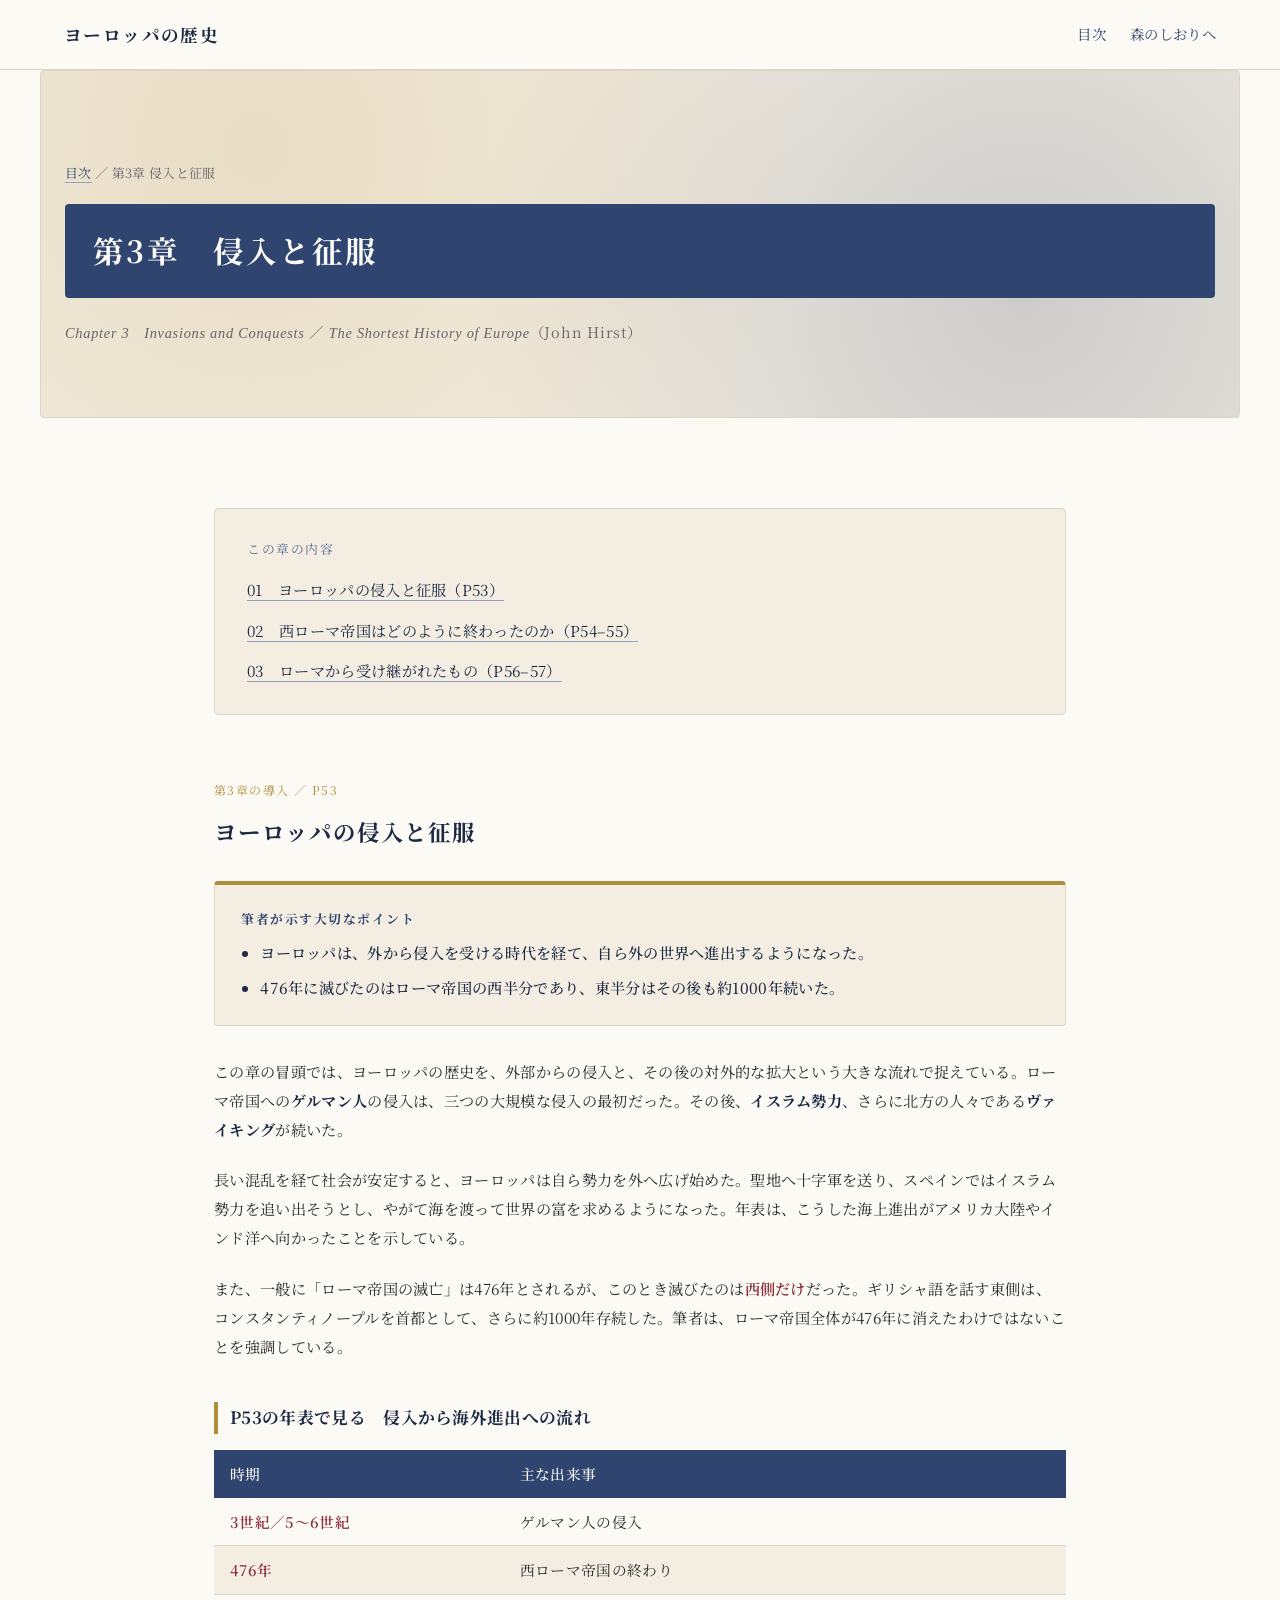
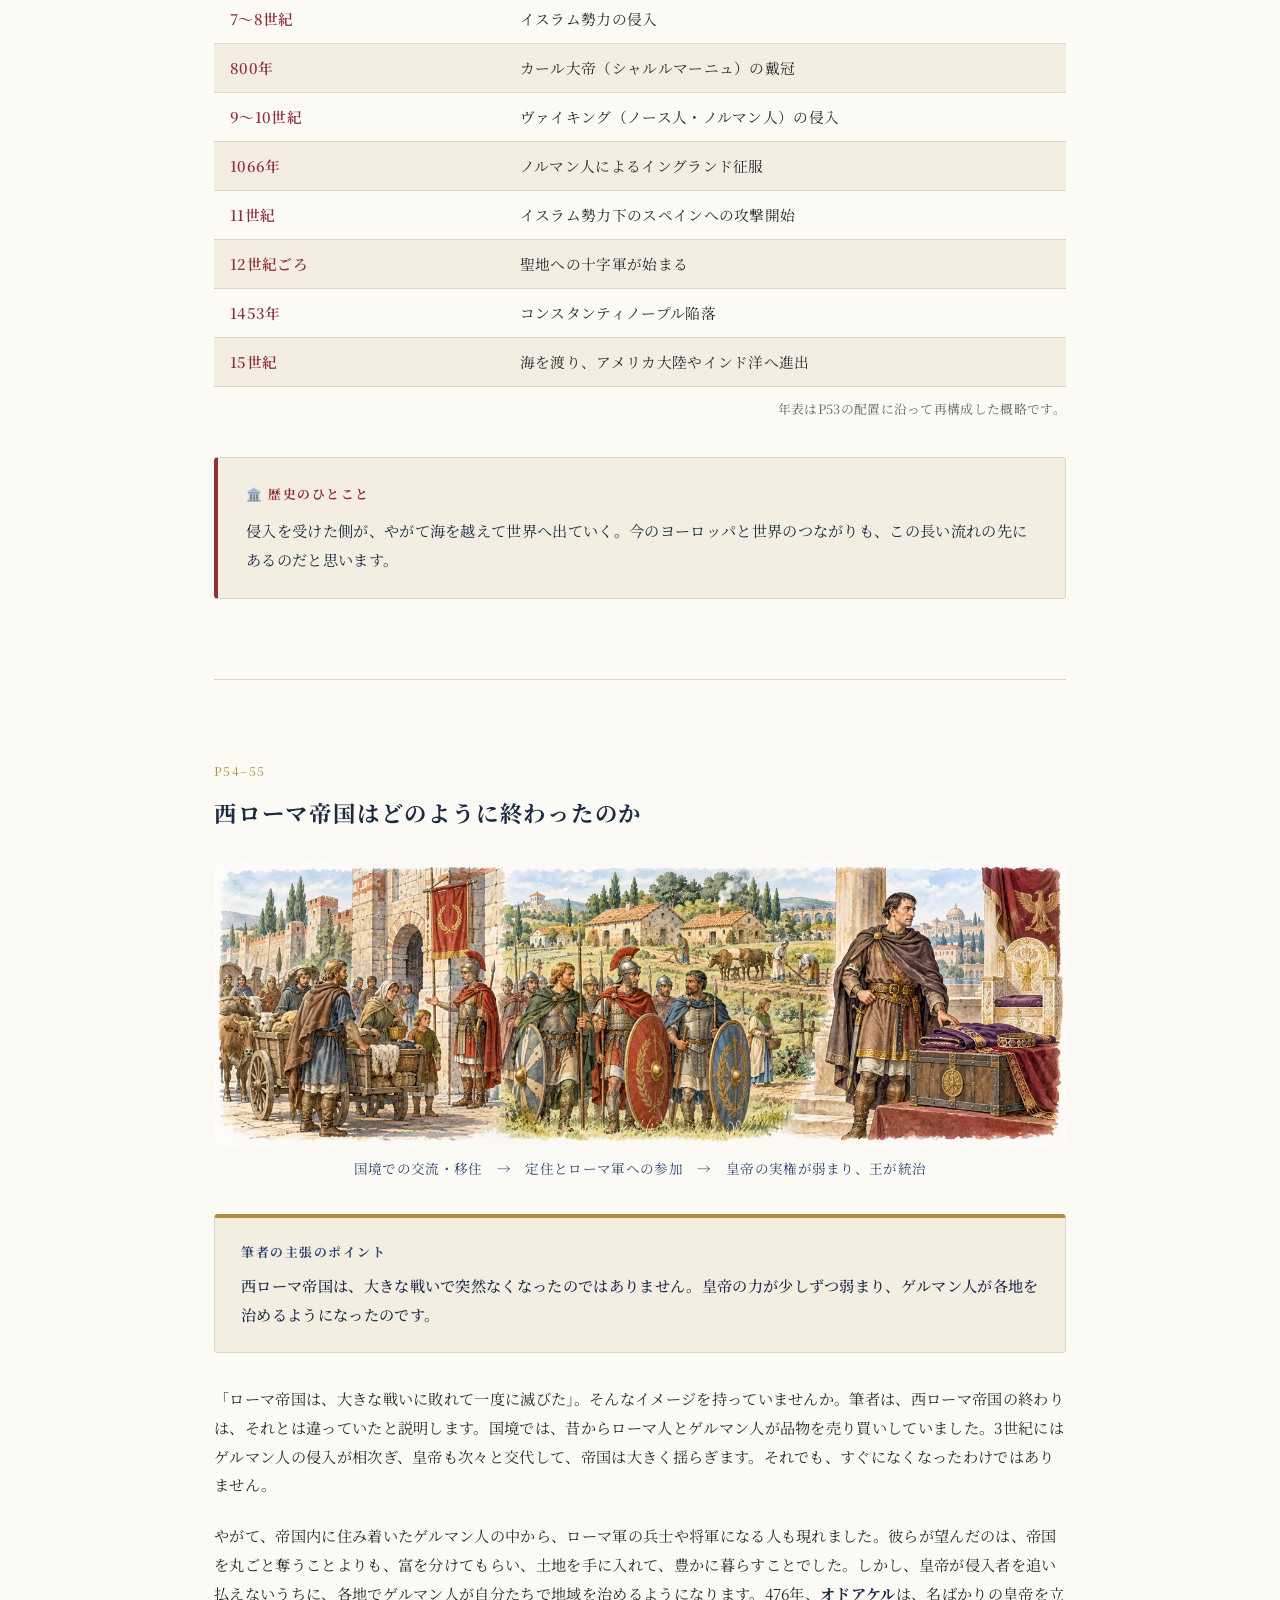
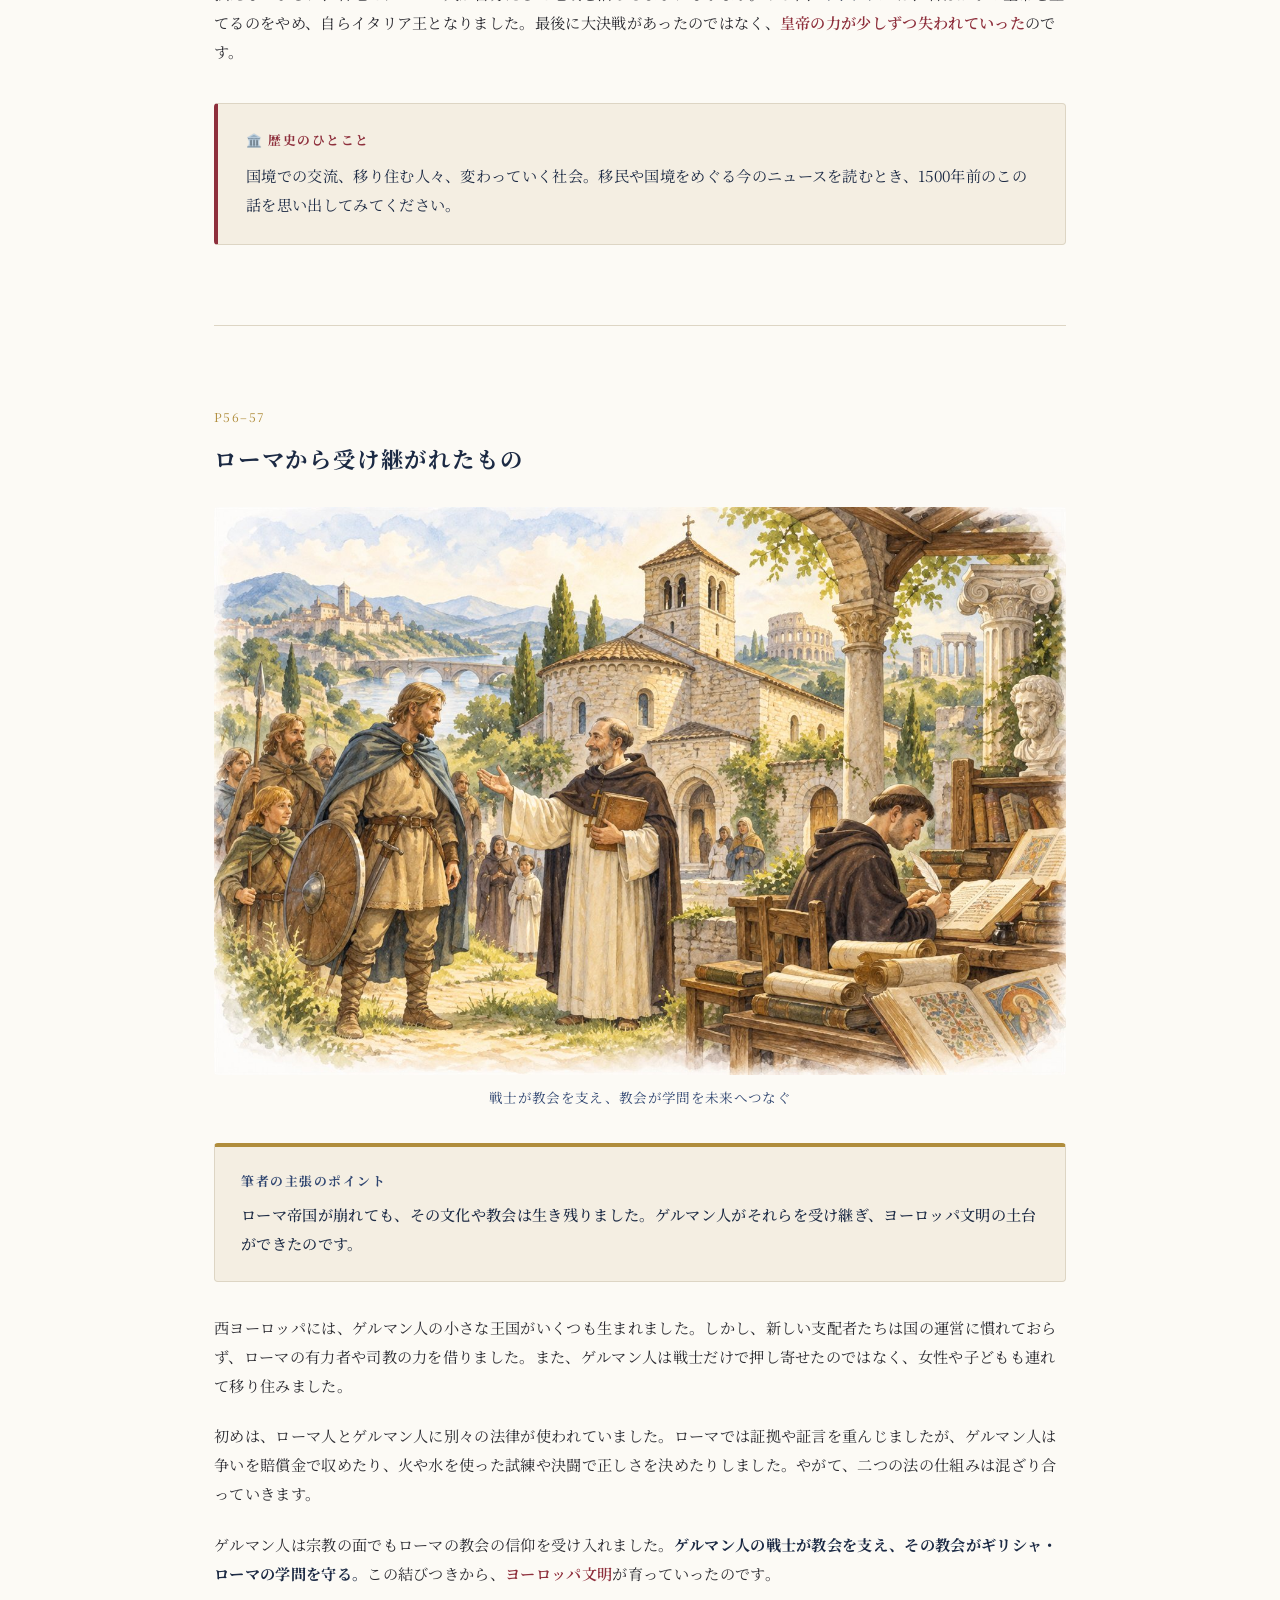
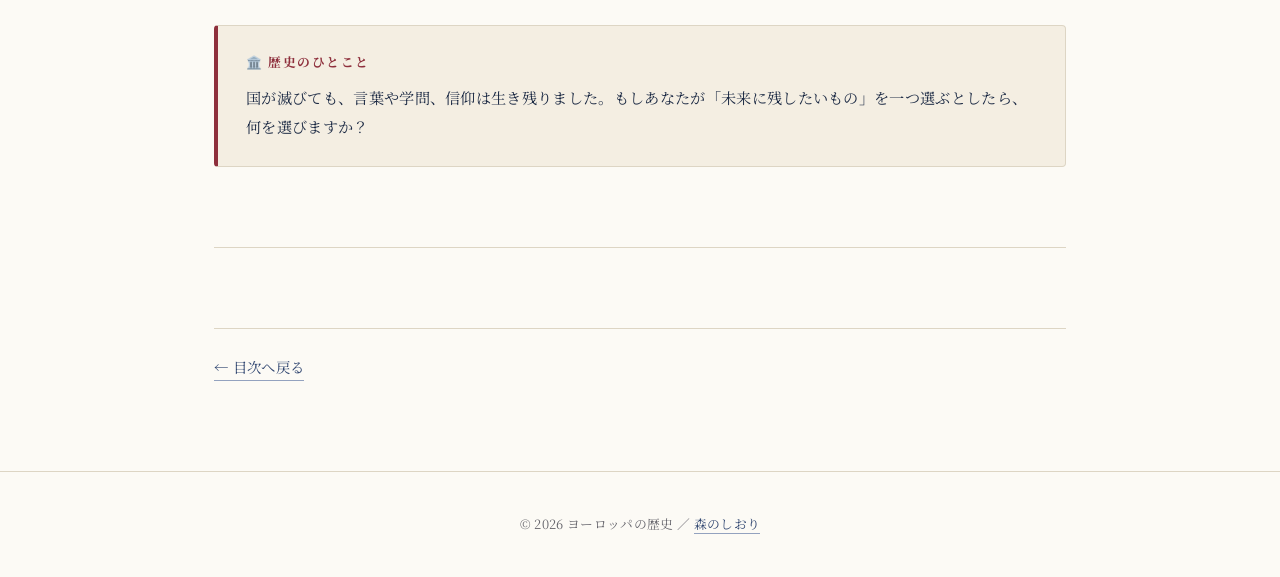
<file: chapter3.html>
<!DOCTYPE html>
<html lang="ja">
<head>
<meta charset="UTF-8">
<meta name="viewport" content="width=device-width, initial-scale=1.0">
<title>第3章 侵入と征服 | ヨーロッパの歴史</title>
<link rel="stylesheet" href="style.css">
</head>
<body>

<header class="site-header">
  <div class="header-inner">
    <a class="logo" href="index.html">ヨーロッパの歴史</a>
    <nav>
      <a href="index.html#chapters">目次</a>
      <a href="https://ugj50697-art.github.io/Mori-no-shiori/">森のしおりへ</a>
    </nav>
  </div>
</header>

<section class="hero hero-sub">
  <div class="hero-inner">
    <p class="breadcrumb"><a href="index.html#chapters">目次</a> ／ 第3章 侵入と征服</p>
    <h1>第3章　侵入と征服</h1>
    <p class="hero-lead"><span class="book-title">Chapter 3　Invasions and Conquests</span> ／ <span class="book-title">The Shortest History of Europe</span>（John Hirst）</p>
  </div>
</section>

<main>

  <section class="post-section">
    <div class="section-inner">

      <nav class="post-toc">
        <p class="post-toc-title">この章の内容</p>
        <ul>
          <li><a href="#intro">01　ヨーロッパの侵入と征服（P53）</a></li>
          <li><a href="#fall-of-west">02　西ローマ帝国はどのように終わったのか（P54–55）</a></li>
          <li><a href="#legacy">03　ローマから受け継がれたもの（P56–57）</a></li>
        </ul>
      </nav>

      <article class="post" id="intro">
        <div class="post-header">
          <p class="post-category">第3章の導入 ／ P53</p>
          <h2>ヨーロッパの侵入と征服</h2>
        </div>

        <div class="point">
          <p class="point-title">筆者が示す大切なポイント</p>
          <ul>
            <li>ヨーロッパは、外から侵入を受ける時代を経て、自ら外の世界へ進出するようになった。</li>
            <li>476年に滅びたのはローマ帝国の西半分であり、東半分はその後も約1000年続いた。</li>
          </ul>
        </div>

        <div class="post-body">
          <p>この章の冒頭では、ヨーロッパの歴史を、外部からの侵入と、その後の対外的な拡大という大きな流れで捉えている。ローマ帝国への<strong>ゲルマン人</strong>の侵入は、三つの大規模な侵入の最初だった。その後、<strong>イスラム勢力</strong>、さらに北方の人々である<strong>ヴァイキング</strong>が続いた。</p>
          <p>長い混乱を経て社会が安定すると、ヨーロッパは自ら勢力を外へ広げ始めた。聖地へ十字軍を送り、スペインではイスラム勢力を追い出そうとし、やがて海を渡って世界の富を求めるようになった。年表は、こうした海上進出がアメリカ大陸やインド洋へ向かったことを示している。</p>
          <p>また、一般に「ローマ帝国の滅亡」は476年とされるが、このとき滅びたのは<span class="accent">西側だけ</span>だった。ギリシャ語を話す東側は、コンスタンティノープルを首都として、さらに約1000年存続した。筆者は、ローマ帝国全体が476年に消えたわけではないことを強調している。</p>
        </div>

        <h3 class="table-title">P53の年表で見る　侵入から海外進出への流れ</h3>
        <table class="chronology">
          <thead>
            <tr><th>時期</th><th>主な出来事</th></tr>
          </thead>
          <tbody>
            <tr><td>3世紀／5〜6世紀</td><td>ゲルマン人の侵入</td></tr>
            <tr><td>476年</td><td>西ローマ帝国の終わり</td></tr>
            <tr><td>7〜8世紀</td><td>イスラム勢力の侵入</td></tr>
            <tr><td>800年</td><td>カール大帝（シャルルマーニュ）の戴冠</td></tr>
            <tr><td>9〜10世紀</td><td>ヴァイキング（ノース人・ノルマン人）の侵入</td></tr>
            <tr><td>1066年</td><td>ノルマン人によるイングランド征服</td></tr>
            <tr><td>11世紀</td><td>イスラム勢力下のスペインへの攻撃開始</td></tr>
            <tr><td>12世紀ごろ</td><td>聖地への十字軍が始まる</td></tr>
            <tr><td>1453年</td><td>コンスタンティノープル陥落</td></tr>
            <tr><td>15世紀</td><td>海を渡り、アメリカ大陸やインド洋へ進出</td></tr>
          </tbody>
        </table>
        <p class="source-note">年表はP53の配置に沿って再構成した概略です。</p>

        <aside class="note">
          <p class="note-title">🏛️ 歴史のひとこと</p>
          <p>侵入を受けた側が、やがて海を越えて世界へ出ていく。今のヨーロッパと世界のつながりも、この長い流れの先にあるのだと思います。</p>
        </aside>
      </article>

      <article class="post" id="fall-of-west">
        <div class="post-header">
          <p class="post-category">P54–55</p>
          <h2>西ローマ帝国はどのように終わったのか</h2>
        </div>

        <figure class="post-photo">
          <img src="images/fall-of-west-rome.jpg" alt="国境での交易、ローマ軍に加わるゲルマン人の兵士、王座の前に立つ王を描いたイラスト">
          <figcaption>国境での交流・移住　→　定住とローマ軍への参加　→　皇帝の実権が弱まり、王が統治</figcaption>
        </figure>

        <div class="point">
          <p class="point-title">筆者の主張のポイント</p>
          <p>西ローマ帝国は、大きな戦いで突然なくなったのではありません。皇帝の力が少しずつ弱まり、ゲルマン人が各地を治めるようになったのです。</p>
        </div>

        <div class="post-body">
          <p>「ローマ帝国は、大きな戦いに敗れて一度に滅びた」。そんなイメージを持っていませんか。筆者は、西ローマ帝国の終わりは、それとは違っていたと説明します。国境では、昔からローマ人とゲルマン人が品物を売り買いしていました。3世紀にはゲルマン人の侵入が相次ぎ、皇帝も次々と交代して、帝国は大きく揺らぎます。それでも、すぐになくなったわけではありません。</p>
          <p>やがて、帝国内に住み着いたゲルマン人の中から、ローマ軍の兵士や将軍になる人も現れました。彼らが望んだのは、帝国を丸ごと奪うことよりも、富を分けてもらい、土地を手に入れて、豊かに暮らすことでした。しかし、皇帝が侵入者を追い払えないうちに、各地でゲルマン人が自分たちで地域を治めるようになります。476年、<strong>オドアケル</strong>は、名ばかりの皇帝を立てるのをやめ、自らイタリア王となりました。最後に大決戦があったのではなく、<span class="accent">皇帝の力が少しずつ失われていった</span>のです。</p>
        </div>

        <aside class="note">
          <p class="note-title">🏛️ 歴史のひとこと</p>
          <p>国境での交流、移り住む人々、変わっていく社会。移民や国境をめぐる今のニュースを読むとき、1500年前のこの話を思い出してみてください。</p>
        </aside>
      </article>

      <article class="post" id="legacy">
        <div class="post-header">
          <p class="post-category">P56–57</p>
          <h2>ローマから受け継がれたもの</h2>
        </div>

        <figure class="post-photo">
          <img src="images/roman-legacy.jpg" alt="ゲルマン人の戦士と修道士が向き合い、そばで修道士が写本を書き写しているイラスト">
          <figcaption>戦士が教会を支え、教会が学問を未来へつなぐ</figcaption>
        </figure>

        <div class="point">
          <p class="point-title">筆者の主張のポイント</p>
          <p>ローマ帝国が崩れても、その文化や教会は生き残りました。ゲルマン人がそれらを受け継ぎ、ヨーロッパ文明の土台ができたのです。</p>
        </div>

        <div class="post-body">
          <p>西ヨーロッパには、ゲルマン人の小さな王国がいくつも生まれました。しかし、新しい支配者たちは国の運営に慣れておらず、ローマの有力者や司教の力を借りました。また、ゲルマン人は戦士だけで押し寄せたのではなく、女性や子どもも連れて移り住みました。</p>
          <p>初めは、ローマ人とゲルマン人に別々の法律が使われていました。ローマでは証拠や証言を重んじましたが、ゲルマン人は争いを賠償金で収めたり、火や水を使った試練や決闘で正しさを決めたりしました。やがて、二つの法の仕組みは混ざり合っていきます。</p>
          <p>ゲルマン人は宗教の面でもローマの教会の信仰を受け入れました。<strong>ゲルマン人の戦士が教会を支え、その教会がギリシャ・ローマの学問を守る。</strong>この結びつきから、<span class="accent">ヨーロッパ文明</span>が育っていったのです。</p>
        </div>

        <aside class="note">
          <p class="note-title">🏛️ 歴史のひとこと</p>
          <p>国が滅びても、言葉や学問、信仰は生き残りました。もしあなたが「未来に残したいもの」を一つ選ぶとしたら、何を選びますか？</p>
        </aside>
      </article>

      <nav class="chapter-nav">
        <a href="index.html#chapters">← 目次へ戻る</a>
      </nav>

    </div>
  </section>

</main>

<footer class="site-footer">
  <p>&copy; 2026 ヨーロッパの歴史 ／ <a href="https://ugj50697-art.github.io/Mori-no-shiori/">森のしおり</a></p>
</footer>

</body>
</html>
</file>
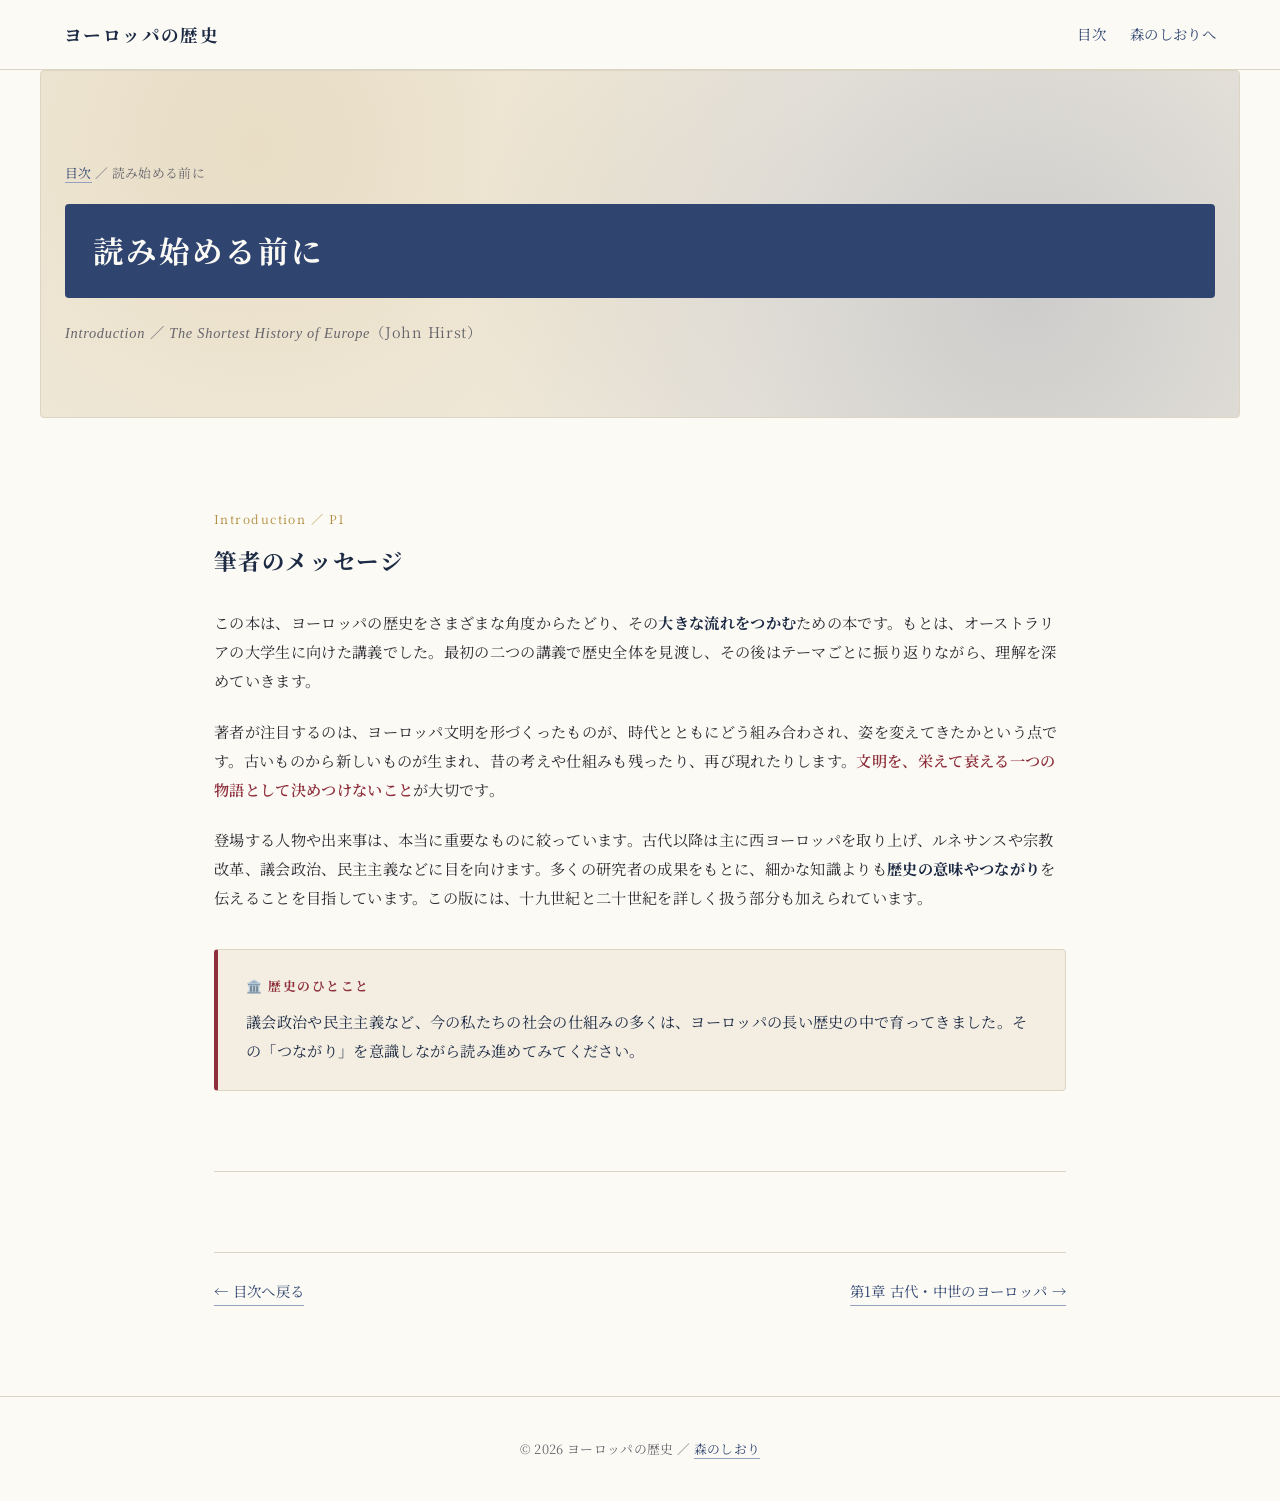
<file: intro.html>
<!DOCTYPE html>
<html lang="ja">
<head>
<meta charset="UTF-8">
<meta name="viewport" content="width=device-width, initial-scale=1.0">
<title>読み始める前に | ヨーロッパの歴史</title>
<link rel="stylesheet" href="style.css">
</head>
<body>

<header class="site-header">
  <div class="header-inner">
    <a class="logo" href="index.html">ヨーロッパの歴史</a>
    <nav>
      <a href="index.html#chapters">目次</a>
      <a href="https://ugj50697-art.github.io/Mori-no-shiori/">森のしおりへ</a>
    </nav>
  </div>
</header>

<section class="hero hero-sub">
  <div class="hero-inner">
    <p class="breadcrumb"><a href="index.html#chapters">目次</a> ／ 読み始める前に</p>
    <h1>読み始める前に</h1>
    <p class="hero-lead"><span class="book-title">Introduction</span> ／ <span class="book-title">The Shortest History of Europe</span>（John Hirst）</p>
  </div>
</section>

<main>

  <section class="post-section">
    <div class="section-inner">

      <article class="post" id="message">
        <div class="post-header">
          <p class="post-category">Introduction ／ P1</p>
          <h2>筆者のメッセージ</h2>
        </div>

        <div class="post-body">
          <p>この本は、ヨーロッパの歴史をさまざまな角度からたどり、その<strong>大きな流れをつかむ</strong>ための本です。もとは、オーストラリアの大学生に向けた講義でした。最初の二つの講義で歴史全体を見渡し、その後はテーマごとに振り返りながら、理解を深めていきます。</p>
          <p>著者が注目するのは、ヨーロッパ文明を形づくったものが、時代とともにどう組み合わされ、姿を変えてきたかという点です。古いものから新しいものが生まれ、昔の考えや仕組みも残ったり、再び現れたりします。<span class="accent">文明を、栄えて衰える一つの物語として決めつけないこと</span>が大切です。</p>
          <p>登場する人物や出来事は、本当に重要なものに絞っています。古代以降は主に西ヨーロッパを取り上げ、ルネサンスや宗教改革、議会政治、民主主義などに目を向けます。多くの研究者の成果をもとに、細かな知識よりも<strong>歴史の意味やつながり</strong>を伝えることを目指しています。この版には、十九世紀と二十世紀を詳しく扱う部分も加えられています。</p>
        </div>

        <aside class="note">
          <p class="note-title">🏛️ 歴史のひとこと</p>
          <p>議会政治や民主主義など、今の私たちの社会の仕組みの多くは、ヨーロッパの長い歴史の中で育ってきました。その「つながり」を意識しながら読み進めてみてください。</p>
        </aside>
      </article>

      <nav class="chapter-nav">
        <a href="index.html#chapters">← 目次へ戻る</a>
        <a href="chapter1.html">第1章 古代・中世のヨーロッパ →</a>
      </nav>

    </div>
  </section>

</main>

<footer class="site-footer">
  <p>&copy; 2026 ヨーロッパの歴史 ／ <a href="https://ugj50697-art.github.io/Mori-no-shiori/">森のしおり</a></p>
</footer>

</body>
</html>
</file>
<file: style.css>
@import url('https://fonts.googleapis.com/css2?family=Noto+Serif+JP:wght@400;500;700&family=Shippori+Mincho:wght@400;500&display=swap');

/* 色：紺（ヨーロッパの夜空・インク）＋ワインレッド＋金（古い写本の飾り） */
:root {
  --navy-deep: #1c2a44;
  --navy: #2f4570;
  --navy-mid: #546a93;
  --navy-soft: #93a2bf;
  --parchment: #f4eee2;
  --paper: #fcfaf5;
  --ink: #2a2a30;
  --ink-soft: #66656c;
  --line: #ddd5c4;
  --accent: #8e2f3c;
  --gold: #b08d3c;
}

* {
  margin: 0;
  padding: 0;
  box-sizing: border-box;
}

body {
  font-family: "Noto Serif JP", "Shippori Mincho", serif;
  background: var(--paper);
  color: var(--ink);
  line-height: 1.9;
  letter-spacing: 0.02em;
}

a {
  color: inherit;
  text-decoration: none;
}

/* Header */
.site-header {
  position: sticky;
  top: 0;
  z-index: 10;
  background: rgba(252, 250, 245, 0.92);
  backdrop-filter: blur(6px);
  border-bottom: 1px solid var(--line);
}

.header-inner {
  max-width: 1200px;
  margin: 0 auto;
  padding: 18px 24px;
  display: flex;
  justify-content: space-between;
  align-items: center;
  gap: 16px;
}

.logo {
  font-size: 1.1rem;
  font-weight: 700;
  color: var(--navy-deep);
  letter-spacing: 0.08em;
}

.site-header nav {
  display: flex;
  flex-wrap: wrap;
  gap: 8px 24px;
}

.site-header nav a {
  font-size: 0.9rem;
  color: var(--navy);
  border-bottom: 1px solid transparent;
  padding-bottom: 2px;
  transition: border-color 0.2s;
}

.site-header nav a:hover {
  border-color: var(--navy-mid);
}

/* Hero */
.hero {
  max-width: 1200px;
  width: calc(100% - 48px);
  margin: 0 auto;
  background:
    radial-gradient(circle at 18% 22%, rgba(176, 141, 60, 0.18), transparent 55%),
    radial-gradient(circle at 82% 65%, rgba(47, 69, 112, 0.2), transparent 55%),
    var(--parchment);
  border: 1px solid var(--line);
  border-radius: 4px;
}

.hero-inner {
  padding: 120px 24px 100px;
  text-align: center;
}

.hero h1 {
  font-size: clamp(2.1rem, 5vw, 3rem);
  color: var(--navy-deep);
  font-weight: 700;
  letter-spacing: 0.12em;
  margin-bottom: 20px;
}

.hero-catch {
  font-family: "Shippori Mincho", "Noto Serif JP", serif;
  font-size: clamp(1.15rem, 2.6vw, 1.5rem);
  color: var(--navy);
  letter-spacing: 0.15em;
  margin-bottom: 14px;
}

.hero-lead {
  color: var(--ink-soft);
  font-size: 0.9rem;
  letter-spacing: 0.05em;
}

.hero-message {
  max-width: 640px;
  margin: 44px auto 0;
  padding: 28px 28px 24px;
  background: var(--paper);
  border: 1px solid var(--line);
  border-top: 4px solid var(--gold);
  border-radius: 4px;
}

.hero-message-title {
  font-family: "Shippori Mincho", "Noto Serif JP", serif;
  font-size: clamp(1.15rem, 3vw, 1.4rem);
  font-weight: 700;
  color: var(--navy-deep);
  letter-spacing: 0.1em;
  margin-bottom: 14px;
}

.hero-message p:not(.hero-message-title) {
  font-size: 0.95rem;
}

.book-title {
  font-family: 'Georgia', serif;
  font-style: italic;
}

/* Section shared */
.section-inner {
  max-width: 1200px;
  margin: 0 auto;
  padding: 90px 24px;
}

h2 {
  display: flex;
  align-items: baseline;
  gap: 12px;
  font-size: 1.5rem;
  color: var(--navy-deep);
  margin-bottom: 48px;
  letter-spacing: 0.08em;
}

h2 span {
  font-family: 'Georgia', serif;
  font-size: 0.75rem;
  letter-spacing: 0.15em;
  color: var(--gold);
  text-transform: uppercase;
}

/* 時代ごとの目次（年表風） */
.timeline {
  list-style: none;
  border-left: 2px solid var(--line);
  margin-left: 8px;
}

.era {
  position: relative;
  padding: 0 0 48px 36px;
}

.era:last-child {
  padding-bottom: 0;
}

.era::before {
  content: "";
  position: absolute;
  left: -9px;
  top: 8px;
  width: 16px;
  height: 16px;
  border-radius: 50%;
  background: var(--paper);
  border: 3px solid var(--gold);
}

.era-label {
  font-family: 'Georgia', serif;
  font-size: 0.75rem;
  color: var(--gold);
  letter-spacing: 0.15em;
  text-transform: uppercase;
}

.era h3 {
  font-size: 1.2rem;
  color: var(--navy-deep);
  margin-bottom: 14px;
  letter-spacing: 0.06em;
}

.chapter-list {
  list-style: none;
  display: grid;
  grid-template-columns: repeat(auto-fill, minmax(280px, 1fr));
  gap: 16px;
}

.chapter-list > li > a,
.chapter-list .ready,
.chapter-list .soon {
  display: block;
  height: 100%;
  background: var(--parchment);
  border: 1px solid var(--line);
  border-radius: 4px;
  padding: 18px 22px;
  font-size: 0.95rem;
  color: var(--navy-deep);
  transition: transform 0.2s, box-shadow 0.2s, border-color 0.2s;
}

.chapter-list > li > a:hover,
.chapter-list .ready:hover {
  transform: translateY(-3px);
  border-color: var(--gold);
  box-shadow: 0 10px 20px rgba(28, 42, 68, 0.08);
}

/* 公開済みの章：金の線で目立たせ、中の要約へのリンクも並べる */
.chapter-list .ready {
  border-top: 3px solid var(--gold);
}

.ready-title {
  display: block;
  font-weight: 700;
  color: var(--navy-deep);
}

.chapter-sub {
  list-style: none;
  margin-top: 10px;
  padding-top: 10px;
  border-top: 1px dashed var(--line);
}

.chapter-sub li + li {
  margin-top: 4px;
}

.chapter-sub a {
  font-size: 0.85rem;
  color: var(--navy);
  border-bottom: 1px solid transparent;
  transition: color 0.2s, border-color 0.2s;
}

.chapter-sub a:hover {
  color: var(--accent);
  border-color: var(--accent);
}

.chapter-list .tag {
  display: inline-block;
  margin-left: 8px;
  padding: 0 8px;
  font-size: 0.7rem;
  color: var(--ink-soft);
  border: 1px solid var(--line);
  border-radius: 10px;
  vertical-align: middle;
}

.toc-note {
  margin-top: 32px;
  font-size: 0.8rem;
  color: var(--ink-soft);
}

.chapter-list .num {
  display: block;
  font-family: 'Georgia', serif;
  font-size: 0.75rem;
  color: var(--accent);
  letter-spacing: 0.12em;
}

.chapter-list .soon {
  color: var(--ink-soft);
  background: transparent;
  border-style: dashed;
}

/* 姉妹サイト（森のしおり）への案内 */
.sister {
  border-top: 1px solid var(--line);
}

.sister-card {
  display: flex;
  align-items: center;
  gap: 28px;
  background: var(--parchment);
  border: 1px solid var(--line);
  border-left: 4px solid #3d5c46;
  border-radius: 4px;
  padding: 32px 36px;
  transition: transform 0.2s, box-shadow 0.2s;
}

.sister-card:hover {
  transform: translateY(-3px);
  box-shadow: 0 10px 20px rgba(28, 42, 68, 0.08);
}

.sister-icon {
  flex-shrink: 0;
  width: 64px;
  height: 64px;
  border-radius: 50%;
  background: #3d5c46;
  display: flex;
  align-items: center;
  justify-content: center;
  font-size: 1.6rem;
}

.sister-name {
  font-weight: 700;
  color: #24382c;
  margin-bottom: 4px;
}

.sister-desc {
  font-size: 0.9rem;
  color: var(--ink-soft);
}

/* Sub-page hero (章のページ) */
.hero-sub .hero-inner {
  padding: 90px 24px 70px;
  text-align: left;
}

.breadcrumb {
  font-size: 0.8rem;
  color: var(--ink-soft);
  margin-bottom: 18px;
}

.breadcrumb a {
  color: var(--navy);
  border-bottom: 1px solid var(--navy-soft);
}

.hero-sub h1 {
  font-size: clamp(1.4rem, 3.2vw, 1.9rem);
  color: var(--paper);
  background: var(--navy);
  padding: 18px 28px;
  border-radius: 4px;
  letter-spacing: 0.1em;
  margin-bottom: 20px;
}

/* 章の本文 */
.post-section .section-inner {
  max-width: 900px;
}

.post-body p {
  margin-bottom: 22px;
  font-size: 0.95rem;
}

.post-body h3 {
  font-size: 1.15rem;
  color: var(--navy-deep);
  margin: 40px 0 16px;
  padding-left: 12px;
  border-left: 4px solid var(--gold);
}

.post-body strong {
  color: var(--navy-deep);
}

.post-body .accent {
  color: var(--accent);
  font-weight: 600;
}

/* 章内の目次 */
.post-toc {
  background: var(--parchment);
  border: 1px solid var(--line);
  border-radius: 4px;
  padding: 28px 32px;
  margin-bottom: 64px;
}

.post-toc-title {
  font-size: 0.8rem;
  color: var(--navy-mid);
  letter-spacing: 0.12em;
  margin-bottom: 14px;
}

.post-toc ul {
  list-style: none;
}

.post-toc li + li {
  margin-top: 10px;
}

.post-toc a {
  font-size: 0.95rem;
  color: var(--navy-deep);
  border-bottom: 1px solid var(--navy-soft);
  transition: color 0.2s, border-color 0.2s;
}

.post-toc a:hover {
  color: var(--accent);
  border-color: var(--accent);
}

/* 1つの要約（ページ範囲ごと） */
.post {
  margin-bottom: 80px;
  padding-bottom: 80px;
  border-bottom: 1px solid var(--line);
  scroll-margin-top: 80px;
}

.post-category {
  font-size: 0.75rem;
  color: var(--gold);
  letter-spacing: 0.12em;
  margin-bottom: 8px;
}

.post-header h2 {
  display: block;
  font-size: 1.4rem;
  margin-bottom: 28px;
}

.post-photo {
  margin-bottom: 32px;
}

.post-photo img {
  width: 100%;
  border-radius: 4px;
  display: block;
}

.post-photo figcaption {
  margin-top: 10px;
  font-size: 0.85rem;
  color: var(--navy);
  text-align: center;
}

/* 筆者の主張のポイント */
.point {
  background: var(--parchment);
  border: 1px solid var(--line);
  border-top: 4px solid var(--gold);
  border-radius: 4px;
  padding: 22px 26px;
  margin-bottom: 32px;
}

.point-title {
  font-size: 0.8rem;
  font-weight: 700;
  color: var(--navy);
  letter-spacing: 0.12em;
  margin-bottom: 8px;
}

.point p:not(.point-title),
.point li {
  font-size: 0.95rem;
  color: var(--navy-deep);
  font-weight: 500;
}

.point ul {
  padding-left: 1.2em;
}

.point li + li {
  margin-top: 6px;
}

/* 年表 */
.table-title {
  font-size: 1.05rem;
  color: var(--navy-deep);
  margin: 40px 0 16px;
  padding-left: 12px;
  border-left: 4px solid var(--gold);
}

.chronology {
  width: 100%;
  border-collapse: collapse;
  font-size: 0.92rem;
}

.chronology th {
  background: var(--navy);
  color: var(--paper);
  font-weight: 500;
  text-align: left;
  padding: 10px 16px;
}

.chronology td {
  padding: 10px 16px;
  border-bottom: 1px solid var(--line);
  vertical-align: top;
}

.chronology td:first-child {
  white-space: nowrap;
  color: var(--accent);
  font-weight: 600;
  width: 34%;
}

.chronology tbody tr:nth-child(even) {
  background: var(--parchment);
}

/* 地図とその見どころ */
.map-lead {
  font-size: 0.92rem;
  color: var(--ink-soft);
  margin-bottom: 16px;
}

.post-photo.map img {
  border: 1px solid var(--line);
}

.post-photo.map figcaption {
  font-size: 0.8rem;
  color: var(--ink-soft);
  text-align: left;
  line-height: 1.7;
}

.map-points {
  background: var(--parchment);
  border: 1px solid var(--line);
  border-radius: 4px;
  padding: 20px 26px;
}

.map-points dt {
  font-weight: 700;
  color: var(--navy-deep);
  font-size: 0.95rem;
}

.map-points dt::before {
  content: "◆ ";
  color: var(--gold);
}

.map-points dd {
  font-size: 0.9rem;
  margin: 2px 0 14px 1.3em;
}

.map-points dd:last-child {
  margin-bottom: 0;
}

.source-note {
  margin-top: 10px;
  font-size: 0.8rem;
  color: var(--ink-soft);
  text-align: right;
}

@media (max-width: 600px) {
  .chronology td:first-child {
    white-space: normal;
  }

  .post-toc {
    padding: 22px 20px;
  }
}

/* 章末のひとこと */
.note {
  margin-top: 36px;
  padding: 24px 28px;
  background: var(--parchment);
  border: 1px solid var(--line);
  border-left: 4px solid var(--accent);
  border-radius: 4px;
}

.note-title {
  font-size: 0.8rem;
  font-weight: 700;
  color: var(--accent);
  letter-spacing: 0.12em;
  margin-bottom: 10px;
}

.note p:not(.note-title) {
  font-size: 0.95rem;
  color: var(--navy-deep);
  line-height: 1.9;
}

.chapter-nav {
  display: flex;
  justify-content: space-between;
  gap: 16px;
  margin-top: 56px;
  padding-top: 24px;
  border-top: 1px solid var(--line);
  font-size: 0.9rem;
}

.chapter-nav a {
  color: var(--navy);
  border-bottom: 1px solid var(--navy-soft);
}

/* Footer */
.site-footer {
  text-align: center;
  padding: 40px 24px;
  color: var(--ink-soft);
  font-size: 0.8rem;
  border-top: 1px solid var(--line);
}

.site-footer a {
  color: var(--navy);
  border-bottom: 1px solid var(--navy-soft);
}

@media (max-width: 600px) {
  .hero {
    width: calc(100% - 32px);
  }

  .hero-inner {
    padding: 80px 16px 64px;
  }

  .section-inner {
    padding: 64px 16px;
  }

  .header-inner {
    padding: 14px 16px;
  }

  .sister-card {
    padding: 24px 20px;
    gap: 18px;
  }
}
</file>
